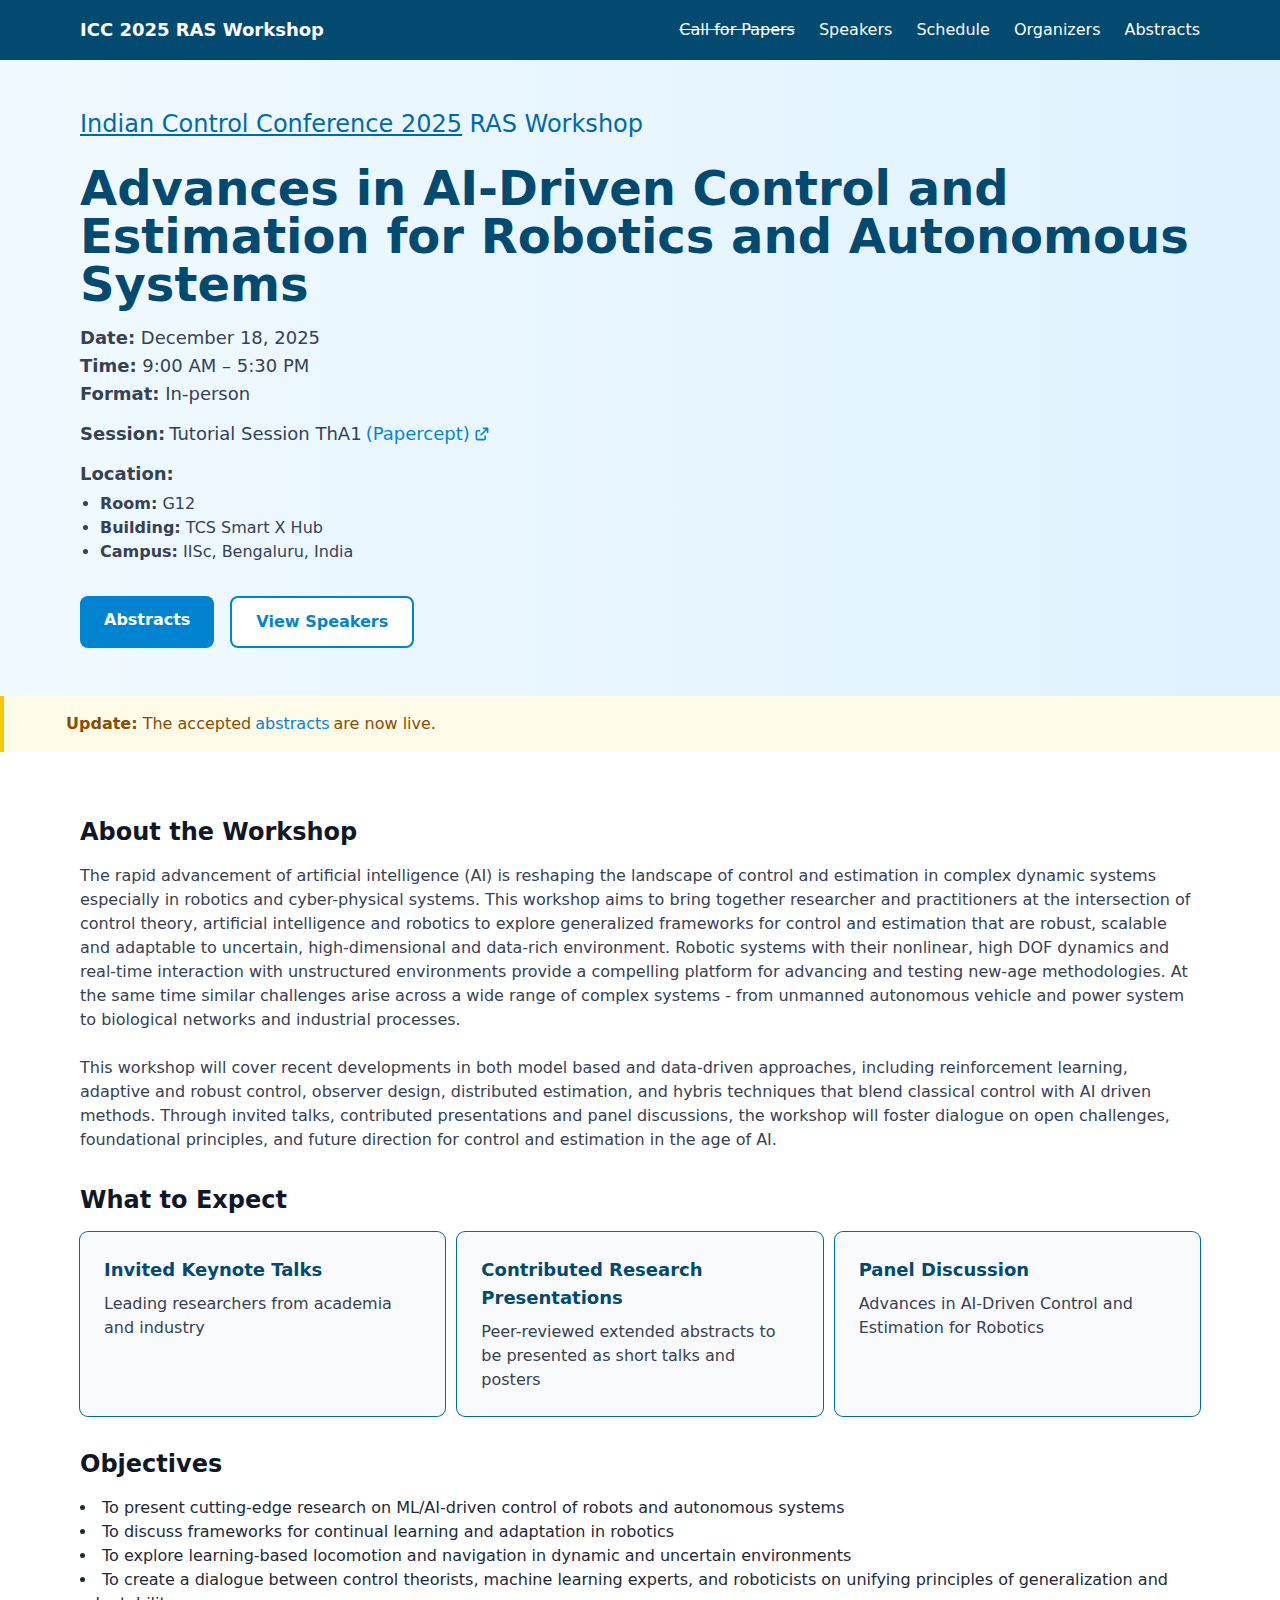
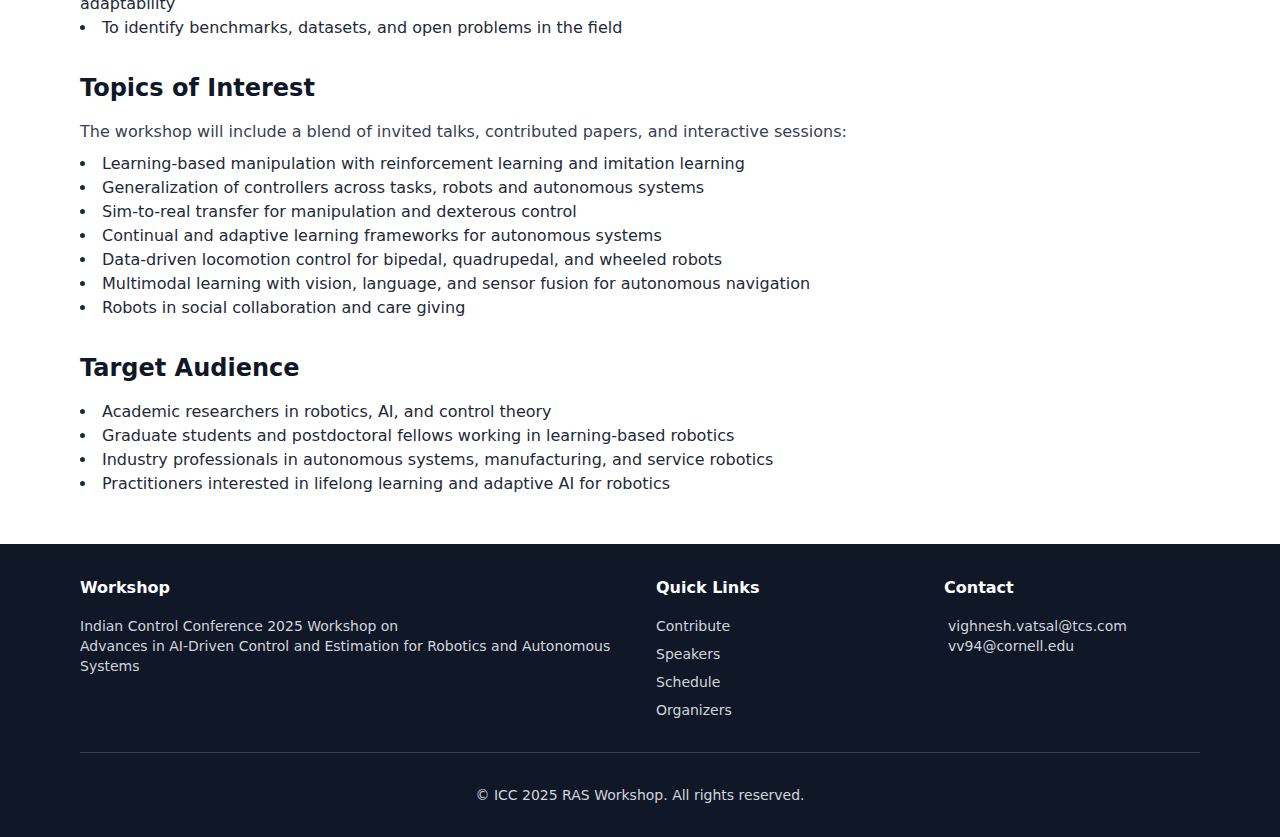
<file: index.html>
<!DOCTYPE html>
<html lang="en">
  <head>
    <meta charset="UTF-8" />
    <meta name="viewport" content="width=device-width, initial-scale=1.0" />
    <title>ICC 2025 RAS Workshop</title>
    <script type="module" crossorigin src="/assets/main-DGwr9tLj.js"></script>
    <link rel="stylesheet" crossorigin href="/assets/main-CrRuekxf.css">
  </head>

  <body class="font-sans text-gray-800">
    <nav class="bg-sky-900 text-white sticky top-0 z-50">
  <div class="max-w-6xl mx-auto px-4 py-4 flex justify-between items-center">
    <div class="font-bold text-lg"><a href="/">ICC 2025 RAS Workshop</a></div>
    <button
      id="mobile-menu-button"
      class="relative w-8 h-5 flex flex-col justify-between items-center group md:hidden hover:opacity-80 active:scale-95 transition">
      <span class="line top w-6 h-[2px] bg-white rounded transition-all duration-300 origin-center"></span>
      <span class="line middle w-6 h-[2px] bg-white rounded transition-all duration-300"></span>
      <span class="line bottom w-6 h-[2px] bg-white rounded transition-all duration-300 origin-center"></span>
    </button>
    <ul id="nav-menu" class="hidden md:flex gap-6">
      <!-- <li><a href="/" class="hover:text-sky-200 transition">Home</a></li> -->
      <li><a href="cfp" class="hover:text-sky-200 transition line-through">Call for Papers</a></li>
      <li><a href="speakers" class="hover:text-sky-200 transition">Speakers</a></li>
      <li><a href="schedule" class="hover:text-sky-200 transition">Schedule</a></li>
      <li><a href="organizers" class="hover:text-sky-200 transition">Organizers</a></li>
      <li><a href="abstracts" class="hover:text-sky-200 transition">Abstracts</a></li>
    </ul>
  </div>
</nav>

<div
  id="mobile-menu"
  class="fixed md:hidden text-white origin-top z-50 right-0 w-full hidden text-center rounded-b-lg px-4 py-2 top-15 bg-sky-800 transition-opacity duration-300">
  <ul class="flex flex-col gap-2">
    <!-- <li><a href="/" class="block py-2 hover:text-sky-200 transition">Home</a></li> -->
    <li><a href="cfp" class="block py-2 hover:text-sky-200 transition line-through">Call for Papers</a></li>
    <li><a href="speakers" class="block py-2 hover:text-sky-200 transition">Speakers</a></li>
    <li><a href="schedule" class="block py-2 hover:text-sky-200 transition">Schedule</a></li>
    <li><a href="organizers" class="block py-2 hover:text-sky-200 transition">Organizers</a></li>
    <li><a href="abstracts" class="block py-2 hover:text-sky-200 transition">Abstracts</a></li>
  </ul>
</div>

<div id="mobile-menu-overlay" class="fixed inset-0 z-40 hidden bg-black/50"></div>


    <section id="intro" class="bg-gradient-to-r from-sky-50 to-sky-100 py-12">
  <div class="max-w-6xl mx-auto px-4">
    <h1 class="text-2xl text-sky-700 mb-6">
      <a
        class="underline"
        target="_blank"
        href="https://controlsociety.org/icc/"
        >Indian Control Conference 2025</a
      >
      RAS Workshop
    </h1>
    <h2 class="text-4xl md:text-5xl font-bold text-sky-900 mb-4">
      Advances in AI-Driven Control and Estimation for Robotics and Autonomous
      Systems
    </h2>
    <p class="text-lg text-gray-700 mb-3">
      <strong>Date:</strong> December 18, 2025<br />
      <strong>Time:</strong> 9:00 AM – 5:30 PM<br />
      <strong>Format:</strong> In-person
    </p>

    <div class="text-lg text-gray-700 mb-3 flex items-center gap-1">
      <strong>Session:</strong>
      <span>Tutorial Session ThA1</span>

      <a
        href="https://controls.papercept.net/conferences/scripts/rtf/ICC25_ProgramAtAGlanceWeb.html"
        target="_blank"
        rel="noopener noreferrer"
        class="flex items-center gap-1 hover:underline text-sky-600"
      >
        (Papercept)
        <svg
          xmlns="http://www.w3.org/2000/svg"
          viewBox="0 0 640 640"
          width="16"
          height="16"
          fill="currentColor"
          class="inline-block"
        >
          <path
            d="M384 64C366.3 64 352 78.3 352 96C352 113.7 366.3 128 384 128L466.7 128L265.3 329.4C252.8 341.9 252.8 362.2 265.3 374.7C277.8 387.2 298.1 387.2 310.6 374.7L512 173.3L512 256C512 273.7 526.3 288 544 288C561.7 288 576 273.7 576 256L576 96C576 78.3 561.7 64 544 64L384 64zM144 160C99.8 160 64 195.8 64 240L64 496C64 540.2 99.8 576 144 576L400 576C444.2 576 480 540.2 480 496L480 416C480 398.3 465.7 384 448 384C430.3 384 416 398.3 416 416L416 496C416 504.8 408.8 512 400 512L144 512C135.2 512 128 504.8 128 496L128 240C128 231.2 135.2 224 144 224L224 224C241.7 224 256 209.7 256 192C256 174.3 241.7 160 224 160L144 160z"
          />
        </svg>
      </a>
    </div>

    <div class="text-gray-700 mb-8">
      <strong class="text-lg">Location:</strong>
      <ul class="pl-5 list-disc mt-1">
        <li><strong>Room:</strong> G12</li>
        <li><strong>Building:</strong> TCS Smart X Hub</li>
        <li><strong>Campus:</strong> IISc, Bengaluru, India</li>
      </ul>
    </div>

    <div class="flex gap-4 flex-wrap">
      <a
        href="abstracts"
        class="bg-sky-600 text-white px-6 py-3 rounded-lg hover:bg-sky-700 transition font-semibold"
      >
        Abstracts
      </a>
      <a
        href="speakers"
        class="bg-white text-sky-600 px-6 py-3 rounded-lg border-2 border-sky-600 hover:bg-sky-50 transition font-semibold"
      >
        View Speakers
      </a>
    </div>
  </div>
</section>


    <section class="bg-yellow-50 border-l-4 border-yellow-400 py-4 px-4 mb-4">
      <div class="max-w-6xl mx-auto">
        <p class="text-yellow-800">
          <strong>Update:</strong>
          The accepted<a
            href="abstracts"
            class="text-sky-600 hover:underline p-1"
            >abstracts</a
          >are now live.
        </p>
      </div>
    </section>

    <section class="max-w-6xl mx-auto px-4 py-12">
      <div class="prose prose-lg max-w-none">
        <h3 class="text-2xl font-bold mb-4 text-gray-900"
          >About the Workshop</h3
        >
        <p class="text-gray-700 mb-6">
          The rapid advancement of artificial intelligence (AI) is reshaping the
          landscape of control and estimation in complex dynamic systems
          especially in robotics and cyber-physical systems. This workshop aims
          to bring together researcher and practitioners at the intersection of
          control theory, artificial intelligence and robotics to explore
          generalized frameworks for control and estimation that are robust,
          scalable and adaptable to uncertain, high-dimensional and data-rich
          environment. Robotic systems with their nonlinear, high DOF dynamics
          and real-time interaction with unstructured environments provide a
          compelling platform for advancing and testing new-age methodologies.
          At the same time similar challenges arise across a wide range of
          complex systems - from unmanned autonomous vehicle and power system to
          biological networks and industrial processes.
        </p>
        <p class="text-gray-700 mb-8">
          This workshop will cover recent developments in both model based and
          data-driven approaches, including reinforcement learning, adaptive and
          robust control, observer design, distributed estimation, and hybris
          techniques that blend classical control with AI driven methods.
          Through invited talks, contributed presentations and panel
          discussions, the workshop will foster dialogue on open challenges,
          foundational principles, and future direction for control and
          estimation in the age of AI.
        </p>

        <h3 class="text-2xl font-bold mb-4 text-gray-900">What to Expect</h3>
        <div class="grid mb-8 md:grid-cols-3 gap-3">
          <div class="bg-gray-50 p-6 rounded-lg ring-1 ring-sky-700">
            <h4 class="text-lg font-semibold mb-2 text-sky-900"
              >Invited Keynote Talks</h4
            >
            <p class="text-gray-700"
              >Leading researchers from academia and industry</p
            >
          </div>
          <div class="bg-gray-50 p-6 rounded-lg ring-1 ring-sky-700">
            <h4 class="text-lg font-semibold mb-2 text-sky-900"
              >Contributed Research Presentations</h4
            >
            <p class="text-gray-700"
              >Peer-reviewed extended abstracts to be presented as short talks
              and posters</p
            >
          </div>
          <div class="bg-gray-50 p-6 rounded-lg ring-1 ring-sky-700">
            <h4 class="text-lg font-semibold mb-2 text-sky-900"
              >Panel Discussion</h4
            >
            <p class="text-gray-700"
              >Advances in AI-Driven Control and Estimation for Robotics</p
            >
          </div>
        </div>

        <h3 class="text-2xl font-bold mb-4 text-gray-900">Objectives</h3>
        <div class="mb-8">
          <ul class="list-disc list-inside">
            <li
              >To present cutting-edge research on ML/AI-driven control of
              robots and autonomous systems</li
            >
            <li
              >To discuss frameworks for continual learning and adaptation in
              robotics</li
            >
            <li
              >To explore learning-based locomotion and navigation in dynamic
              and uncertain environments</li
            >
            <li
              >To create a dialogue between control theorists, machine learning
              experts, and roboticists on unifying principles of generalization
              and adaptability</li
            >
            <li
              >To identify benchmarks, datasets, and open problems in the
              field</li
            >
          </ul>
        </div>

        <h3 class="text-2xl font-bold mb-4 text-gray-900"
          >Topics of Interest</h3
        >
        <p class="text-gray-700 mb-2">
          The workshop will include a blend of invited talks, contributed
          papers, and interactive sessions:
        </p>
        <div class="mb-8">
          <ul class="list-disc list-inside">
            <li
              >Learning-based manipulation with reinforcement learning and
              imitation learning</li
            >
            <li
              >Generalization of controllers across tasks, robots and autonomous
              systems</li
            >
            <li>Sim-to-real transfer for manipulation and dexterous control</li>
            <li
              >Continual and adaptive learning frameworks for autonomous
              systems</li
            >
            <li
              >Data-driven locomotion control for bipedal, quadrupedal, and
              wheeled robots</li
            >
            <li
              >Multimodal learning with vision, language, and sensor fusion for
              autonomous navigation</li
            >
            <li>Robots in social collaboration and care giving</li>
          </ul>
        </div>

        <h3 class="text-2xl font-bold mb-4 text-gray-900">Target Audience</h3>
        <div>
          <ul class="list-disc list-inside">
            <li>Academic researchers in robotics, AI, and control theory</li>
            <li
              >Graduate students and postdoctoral fellows working in
              learning-based robotics</li
            >
            <li
              >Industry professionals in autonomous systems, manufacturing, and
              service robotics</li
            >
            <li
              >Practitioners interested in lifelong learning and adaptive AI for
              robotics</li
            >
          </ul>
        </div>
      </div>
    </section>

    <footer class="bg-gray-900 text-gray-300 py-8">
  <div class="max-w-6xl mx-auto px-4">
    <div class="grid md:grid-cols-4 gap-8 mb-8">
      <div class="md:col-span-2">
        <h4 class="font-bold mb-4 text-white">Workshop</h4>
        <p class="text-sm">
          Indian Control Conference 2025 Workshop on
          <br />
          Advances in AI-Driven Control and Estimation for Robotics and
          Autonomous Systems
        </p>
      </div>
      <div>
        <h4 class="font-bold mb-4 text-white">Quick Links</h4>
        <ul class="text-sm space-y-2">
          <li
            ><a href="/cfp" class="hover:text-white transition"
              >Contribute</a
            ></li
          >
          <li
            ><a href="/speakers" class="hover:text-white transition"
              >Speakers</a
            ></li
          >
          <li
            ><a href="/schedule" class="hover:text-white transition"
              >Schedule</a
            ></li
          >
          <li
            ><a href="/organizers" class="hover:text-white transition"
              >Organizers</a
            ></li
          >
        </ul>
      </div>
      <div>
        <h4 class="font-bold mb-4 text-white">Contact</h4>
        <p class="text-sm">
          <span class="email hover:underline cursor-pointer mx-1"
            >vighnesh.vatsal@tcs.com</span
          >
          <br />
          <span class="email hover:underline cursor-pointer mx-1"
            >vv94@cornell.edu</span
          >
        </p>
      </div>
    </div>
    <div class="border-t border-gray-700 pt-8 text-center text-sm">
      <p>&copy; ICC 2025 RAS Workshop. All rights reserved.</p>
    </div>
  </div>
</footer>

  </body>
</html>
</file>
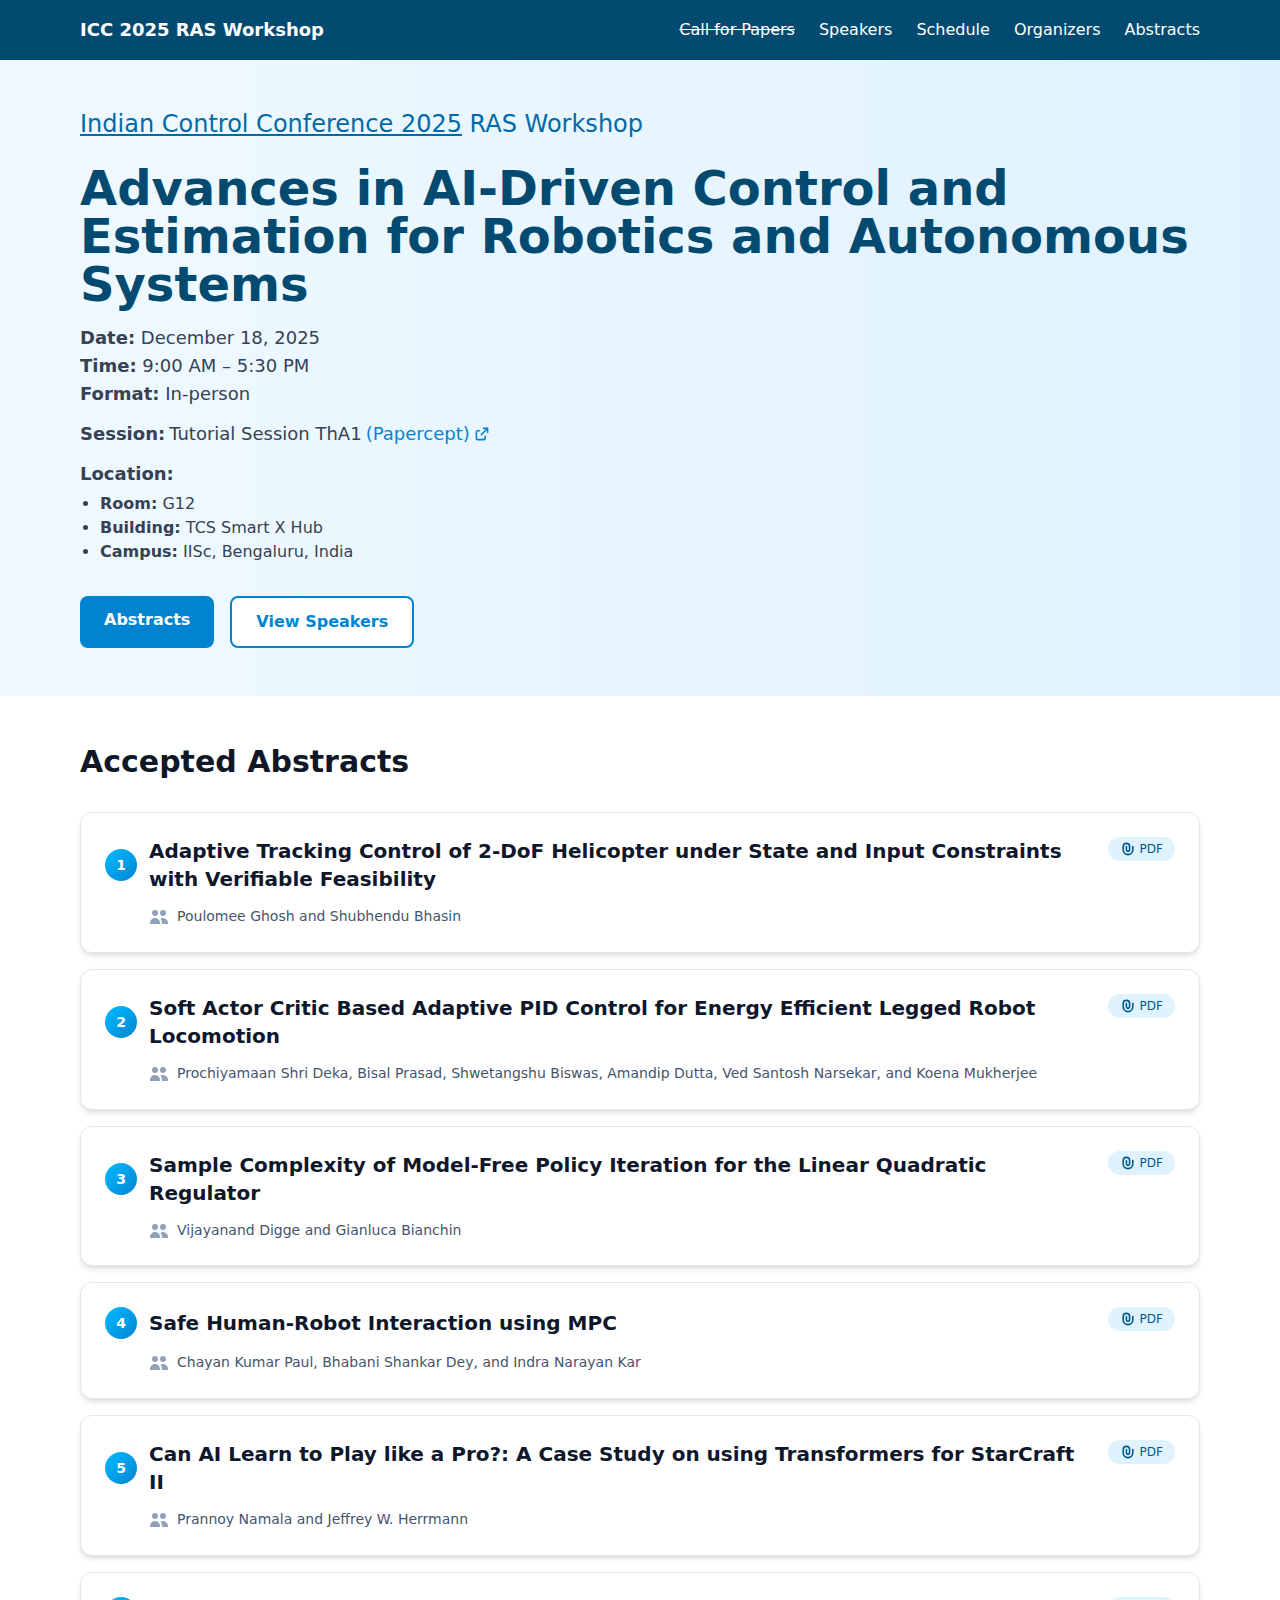
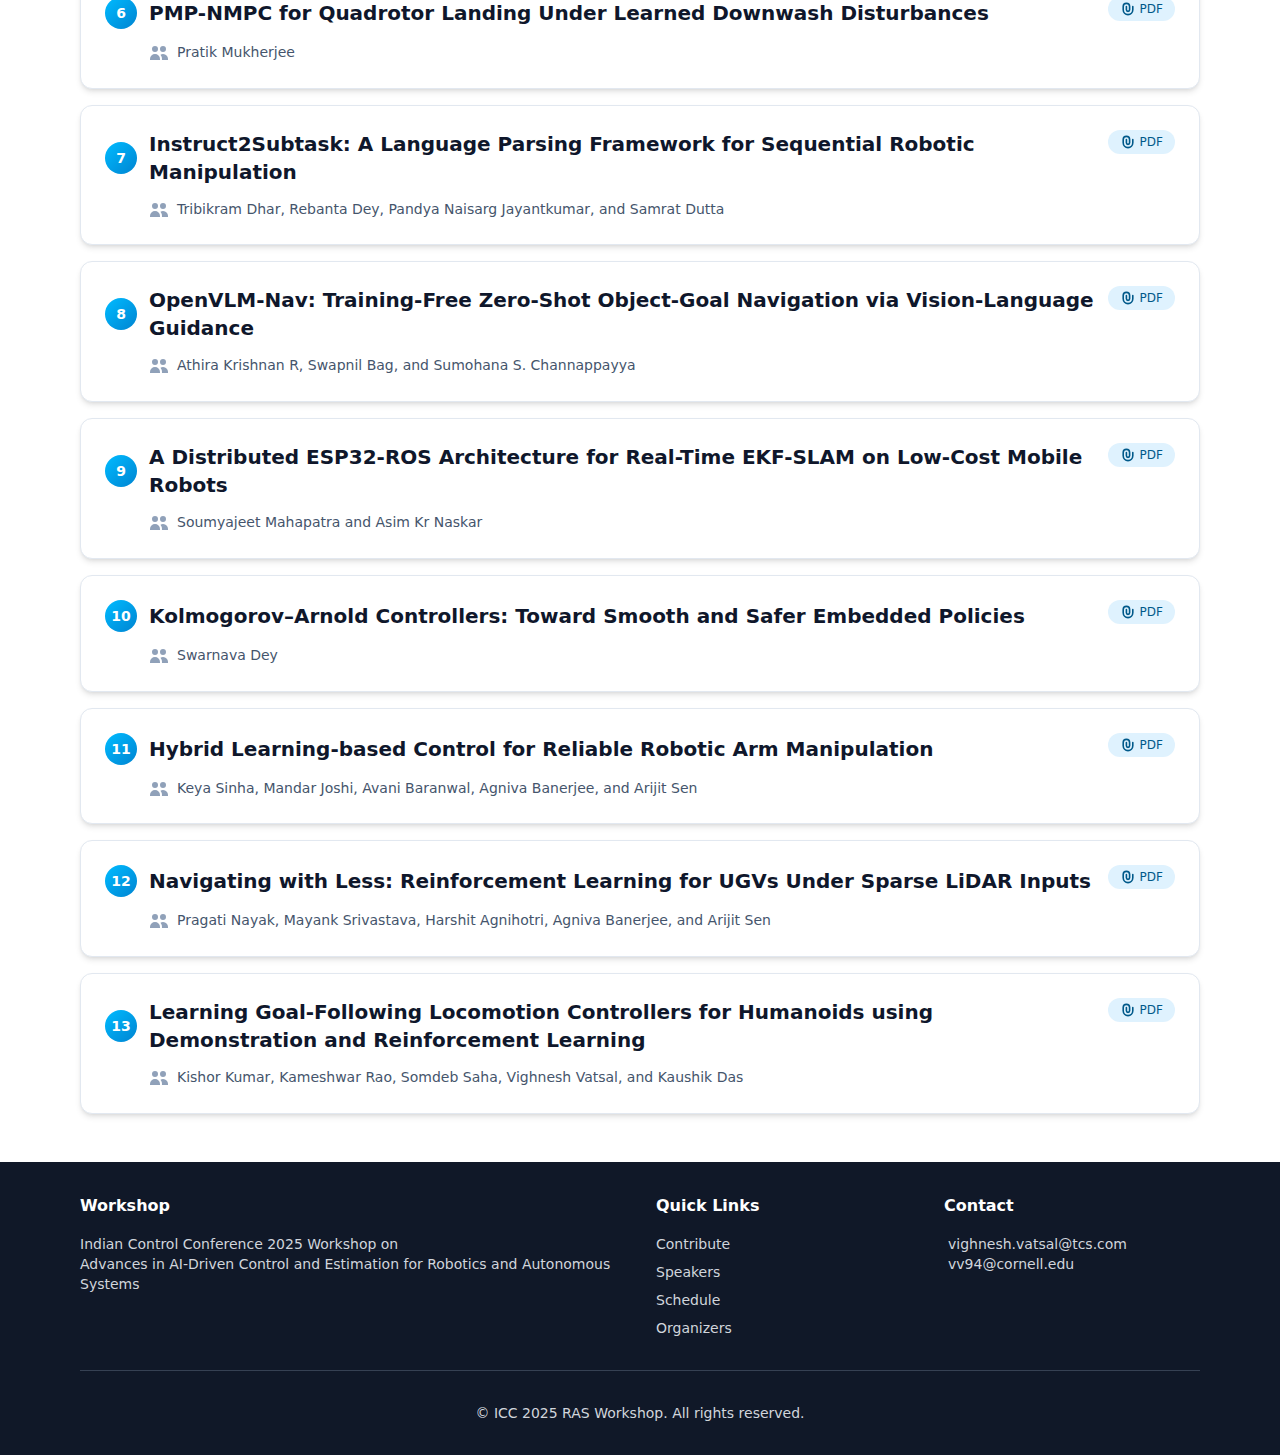
<file: abstracts.html>
<!DOCTYPE html>
<html lang="en">
  <head>
    <meta charset="UTF-8" />
    <meta name="viewport" content="width=device-width, initial-scale=1.0" />
    <title>ICC 2025 RAS Workshop</title>
    <script type="module" crossorigin src="/assets/abstracts-DJt8qAc8.js"></script>
    <link rel="modulepreload" crossorigin href="/assets/main-DGwr9tLj.js">
    <link rel="stylesheet" crossorigin href="/assets/main-CrRuekxf.css">
  </head>

  <body class="font-sans text-gray-800">
    <nav class="bg-sky-900 text-white sticky top-0 z-50">
  <div class="max-w-6xl mx-auto px-4 py-4 flex justify-between items-center">
    <div class="font-bold text-lg"><a href="/">ICC 2025 RAS Workshop</a></div>
    <button
      id="mobile-menu-button"
      class="relative w-8 h-5 flex flex-col justify-between items-center group md:hidden hover:opacity-80 active:scale-95 transition">
      <span class="line top w-6 h-[2px] bg-white rounded transition-all duration-300 origin-center"></span>
      <span class="line middle w-6 h-[2px] bg-white rounded transition-all duration-300"></span>
      <span class="line bottom w-6 h-[2px] bg-white rounded transition-all duration-300 origin-center"></span>
    </button>
    <ul id="nav-menu" class="hidden md:flex gap-6">
      <!-- <li><a href="/" class="hover:text-sky-200 transition">Home</a></li> -->
      <li><a href="cfp" class="hover:text-sky-200 transition line-through">Call for Papers</a></li>
      <li><a href="speakers" class="hover:text-sky-200 transition">Speakers</a></li>
      <li><a href="schedule" class="hover:text-sky-200 transition">Schedule</a></li>
      <li><a href="organizers" class="hover:text-sky-200 transition">Organizers</a></li>
      <li><a href="abstracts" class="hover:text-sky-200 transition">Abstracts</a></li>
    </ul>
  </div>
</nav>

<div
  id="mobile-menu"
  class="fixed md:hidden text-white origin-top z-50 right-0 w-full hidden text-center rounded-b-lg px-4 py-2 top-15 bg-sky-800 transition-opacity duration-300">
  <ul class="flex flex-col gap-2">
    <!-- <li><a href="/" class="block py-2 hover:text-sky-200 transition">Home</a></li> -->
    <li><a href="cfp" class="block py-2 hover:text-sky-200 transition line-through">Call for Papers</a></li>
    <li><a href="speakers" class="block py-2 hover:text-sky-200 transition">Speakers</a></li>
    <li><a href="schedule" class="block py-2 hover:text-sky-200 transition">Schedule</a></li>
    <li><a href="organizers" class="block py-2 hover:text-sky-200 transition">Organizers</a></li>
    <li><a href="abstracts" class="block py-2 hover:text-sky-200 transition">Abstracts</a></li>
  </ul>
</div>

<div id="mobile-menu-overlay" class="fixed inset-0 z-40 hidden bg-black/50"></div>


    <section id="intro" class="bg-gradient-to-r from-sky-50 to-sky-100 py-12">
  <div class="max-w-6xl mx-auto px-4">
    <h1 class="text-2xl text-sky-700 mb-6">
      <a
        class="underline"
        target="_blank"
        href="https://controlsociety.org/icc/"
        >Indian Control Conference 2025</a
      >
      RAS Workshop
    </h1>
    <h2 class="text-4xl md:text-5xl font-bold text-sky-900 mb-4">
      Advances in AI-Driven Control and Estimation for Robotics and Autonomous
      Systems
    </h2>
    <p class="text-lg text-gray-700 mb-3">
      <strong>Date:</strong> December 18, 2025<br />
      <strong>Time:</strong> 9:00 AM – 5:30 PM<br />
      <strong>Format:</strong> In-person
    </p>

    <div class="text-lg text-gray-700 mb-3 flex items-center gap-1">
      <strong>Session:</strong>
      <span>Tutorial Session ThA1</span>

      <a
        href="https://controls.papercept.net/conferences/scripts/rtf/ICC25_ProgramAtAGlanceWeb.html"
        target="_blank"
        rel="noopener noreferrer"
        class="flex items-center gap-1 hover:underline text-sky-600"
      >
        (Papercept)
        <svg
          xmlns="http://www.w3.org/2000/svg"
          viewBox="0 0 640 640"
          width="16"
          height="16"
          fill="currentColor"
          class="inline-block"
        >
          <path
            d="M384 64C366.3 64 352 78.3 352 96C352 113.7 366.3 128 384 128L466.7 128L265.3 329.4C252.8 341.9 252.8 362.2 265.3 374.7C277.8 387.2 298.1 387.2 310.6 374.7L512 173.3L512 256C512 273.7 526.3 288 544 288C561.7 288 576 273.7 576 256L576 96C576 78.3 561.7 64 544 64L384 64zM144 160C99.8 160 64 195.8 64 240L64 496C64 540.2 99.8 576 144 576L400 576C444.2 576 480 540.2 480 496L480 416C480 398.3 465.7 384 448 384C430.3 384 416 398.3 416 416L416 496C416 504.8 408.8 512 400 512L144 512C135.2 512 128 504.8 128 496L128 240C128 231.2 135.2 224 144 224L224 224C241.7 224 256 209.7 256 192C256 174.3 241.7 160 224 160L144 160z"
          />
        </svg>
      </a>
    </div>

    <div class="text-gray-700 mb-8">
      <strong class="text-lg">Location:</strong>
      <ul class="pl-5 list-disc mt-1">
        <li><strong>Room:</strong> G12</li>
        <li><strong>Building:</strong> TCS Smart X Hub</li>
        <li><strong>Campus:</strong> IISc, Bengaluru, India</li>
      </ul>
    </div>

    <div class="flex gap-4 flex-wrap">
      <a
        href="abstracts"
        class="bg-sky-600 text-white px-6 py-3 rounded-lg hover:bg-sky-700 transition font-semibold"
      >
        Abstracts
      </a>
      <a
        href="speakers"
        class="bg-white text-sky-600 px-6 py-3 rounded-lg border-2 border-sky-600 hover:bg-sky-50 transition font-semibold"
      >
        View Speakers
      </a>
    </div>
  </div>
</section>


    <section class="max-w-6xl mx-auto px-4 py-12">
      <div class="prose prose-lg max-w-none">
        <h2 class="text-3xl font-bold mb-8 text-gray-900"
          >Accepted Abstracts</h2
        >
      </div>

      <div class="abstracts-list space-y-4">
        <div
          class="loading-placeholder bg-white rounded-xl shadow-md border border-slate-200 p-6"
        >
          <div class="animate-pulse">
            <div class="h-6 bg-slate-200 rounded w-3/4 mb-3"></div>
            <div class="h-4 bg-slate-200 rounded w-1/2"></div>
          </div>
        </div>
        <div
          class="loading-placeholder bg-white rounded-xl shadow-md border border-slate-200 p-6"
        >
          <div class="animate-pulse">
            <div class="h-6 bg-slate-200 rounded w-2/3 mb-3"></div>
            <div class="h-4 bg-slate-200 rounded w-1/3"></div>
          </div>
        </div>
      </div>
    </section>

    <footer class="bg-gray-900 text-gray-300 py-8">
  <div class="max-w-6xl mx-auto px-4">
    <div class="grid md:grid-cols-4 gap-8 mb-8">
      <div class="md:col-span-2">
        <h4 class="font-bold mb-4 text-white">Workshop</h4>
        <p class="text-sm">
          Indian Control Conference 2025 Workshop on
          <br />
          Advances in AI-Driven Control and Estimation for Robotics and
          Autonomous Systems
        </p>
      </div>
      <div>
        <h4 class="font-bold mb-4 text-white">Quick Links</h4>
        <ul class="text-sm space-y-2">
          <li
            ><a href="/cfp" class="hover:text-white transition"
              >Contribute</a
            ></li
          >
          <li
            ><a href="/speakers" class="hover:text-white transition"
              >Speakers</a
            ></li
          >
          <li
            ><a href="/schedule" class="hover:text-white transition"
              >Schedule</a
            ></li
          >
          <li
            ><a href="/organizers" class="hover:text-white transition"
              >Organizers</a
            ></li
          >
        </ul>
      </div>
      <div>
        <h4 class="font-bold mb-4 text-white">Contact</h4>
        <p class="text-sm">
          <span class="email hover:underline cursor-pointer mx-1"
            >vighnesh.vatsal@tcs.com</span
          >
          <br />
          <span class="email hover:underline cursor-pointer mx-1"
            >vv94@cornell.edu</span
          >
        </p>
      </div>
    </div>
    <div class="border-t border-gray-700 pt-8 text-center text-sm">
      <p>&copy; ICC 2025 RAS Workshop. All rights reserved.</p>
    </div>
  </div>
</footer>

  </body>
</html>
</file>
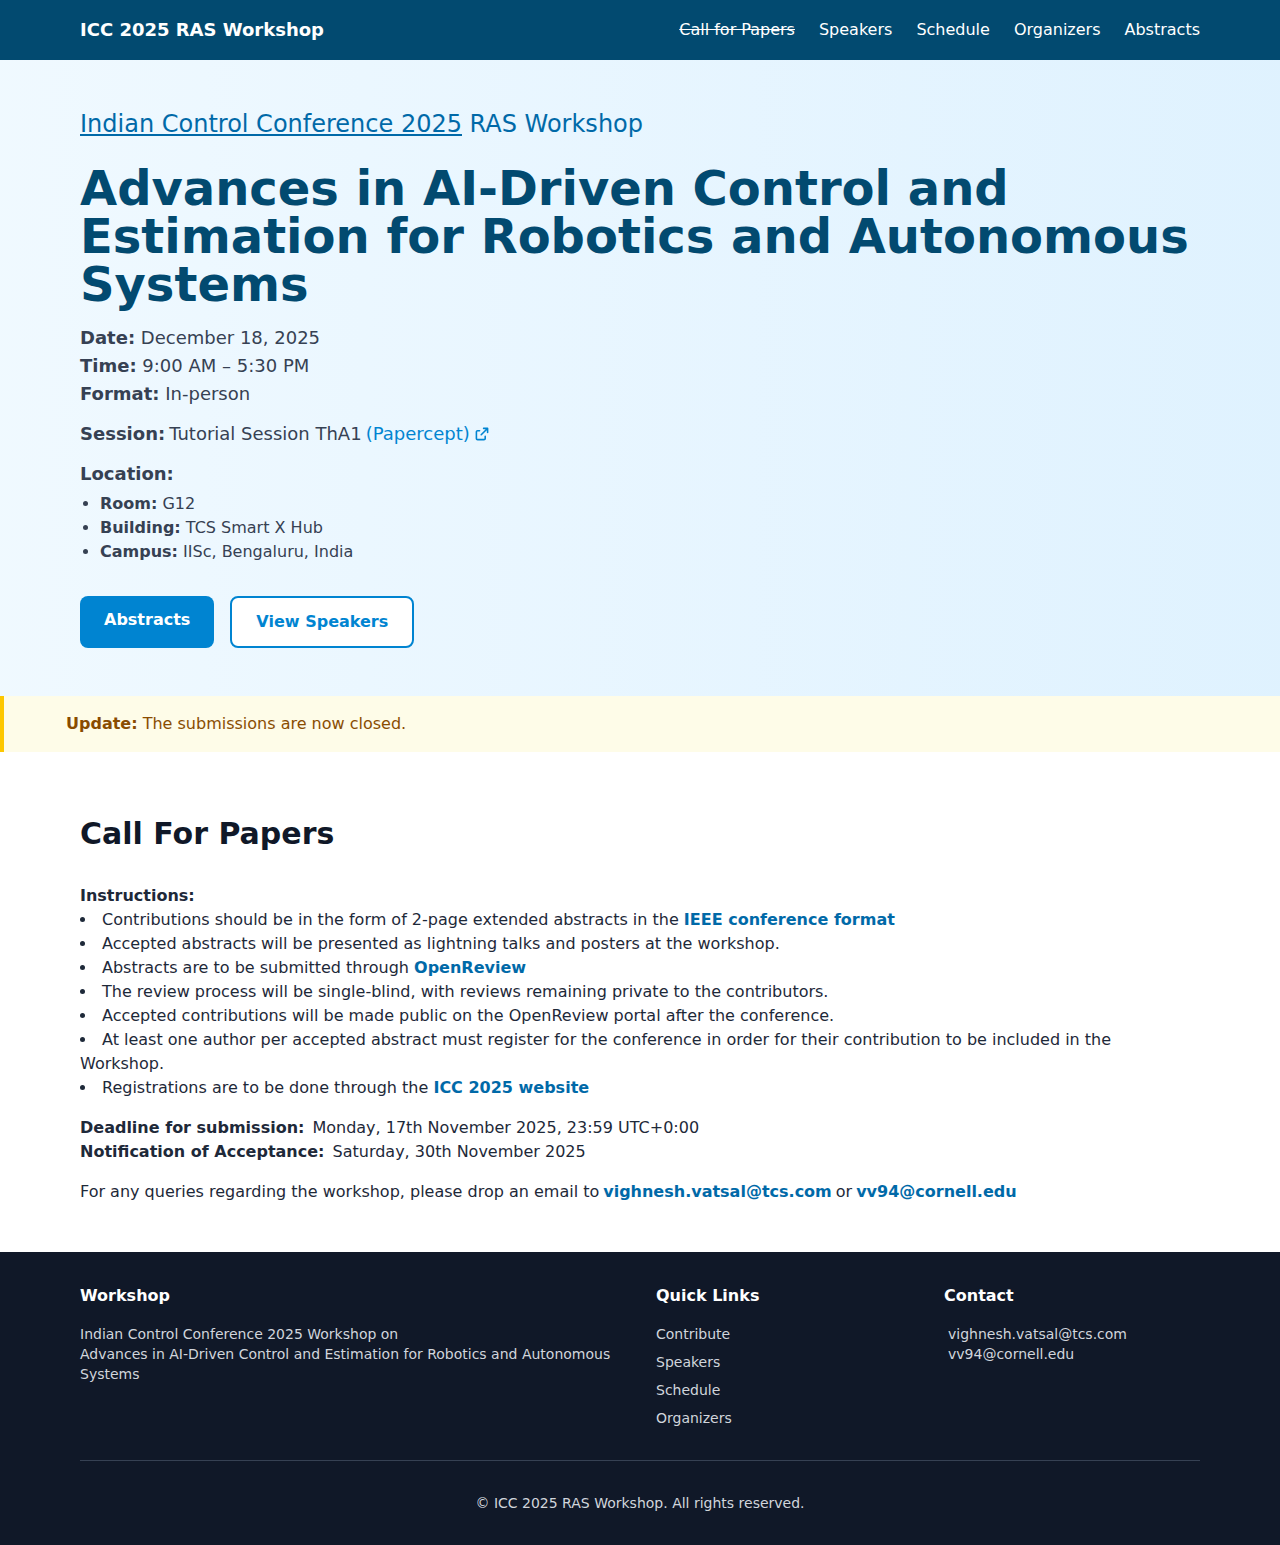
<file: cfp.html>
<!DOCTYPE html>
<html lang="en">
  <head>
    <meta charset="UTF-8" />
    <meta name="viewport" content="width=device-width, initial-scale=1.0" />
    <title>ICC 2025 Workshop</title>
    <script type="module" crossorigin src="/assets/main-DGwr9tLj.js"></script>
    <link rel="stylesheet" crossorigin href="/assets/main-CrRuekxf.css">
  </head>
  <body class="font-sans text-gray-800">
    <nav class="bg-sky-900 text-white sticky top-0 z-50">
  <div class="max-w-6xl mx-auto px-4 py-4 flex justify-between items-center">
    <div class="font-bold text-lg"><a href="/">ICC 2025 RAS Workshop</a></div>
    <button
      id="mobile-menu-button"
      class="relative w-8 h-5 flex flex-col justify-between items-center group md:hidden hover:opacity-80 active:scale-95 transition">
      <span class="line top w-6 h-[2px] bg-white rounded transition-all duration-300 origin-center"></span>
      <span class="line middle w-6 h-[2px] bg-white rounded transition-all duration-300"></span>
      <span class="line bottom w-6 h-[2px] bg-white rounded transition-all duration-300 origin-center"></span>
    </button>
    <ul id="nav-menu" class="hidden md:flex gap-6">
      <!-- <li><a href="/" class="hover:text-sky-200 transition">Home</a></li> -->
      <li><a href="cfp" class="hover:text-sky-200 transition line-through">Call for Papers</a></li>
      <li><a href="speakers" class="hover:text-sky-200 transition">Speakers</a></li>
      <li><a href="schedule" class="hover:text-sky-200 transition">Schedule</a></li>
      <li><a href="organizers" class="hover:text-sky-200 transition">Organizers</a></li>
      <li><a href="abstracts" class="hover:text-sky-200 transition">Abstracts</a></li>
    </ul>
  </div>
</nav>

<div
  id="mobile-menu"
  class="fixed md:hidden text-white origin-top z-50 right-0 w-full hidden text-center rounded-b-lg px-4 py-2 top-15 bg-sky-800 transition-opacity duration-300">
  <ul class="flex flex-col gap-2">
    <!-- <li><a href="/" class="block py-2 hover:text-sky-200 transition">Home</a></li> -->
    <li><a href="cfp" class="block py-2 hover:text-sky-200 transition line-through">Call for Papers</a></li>
    <li><a href="speakers" class="block py-2 hover:text-sky-200 transition">Speakers</a></li>
    <li><a href="schedule" class="block py-2 hover:text-sky-200 transition">Schedule</a></li>
    <li><a href="organizers" class="block py-2 hover:text-sky-200 transition">Organizers</a></li>
    <li><a href="abstracts" class="block py-2 hover:text-sky-200 transition">Abstracts</a></li>
  </ul>
</div>

<div id="mobile-menu-overlay" class="fixed inset-0 z-40 hidden bg-black/50"></div>


    <section id="intro" class="bg-gradient-to-r from-sky-50 to-sky-100 py-12">
  <div class="max-w-6xl mx-auto px-4">
    <h1 class="text-2xl text-sky-700 mb-6">
      <a
        class="underline"
        target="_blank"
        href="https://controlsociety.org/icc/"
        >Indian Control Conference 2025</a
      >
      RAS Workshop
    </h1>
    <h2 class="text-4xl md:text-5xl font-bold text-sky-900 mb-4">
      Advances in AI-Driven Control and Estimation for Robotics and Autonomous
      Systems
    </h2>
    <p class="text-lg text-gray-700 mb-3">
      <strong>Date:</strong> December 18, 2025<br />
      <strong>Time:</strong> 9:00 AM – 5:30 PM<br />
      <strong>Format:</strong> In-person
    </p>

    <div class="text-lg text-gray-700 mb-3 flex items-center gap-1">
      <strong>Session:</strong>
      <span>Tutorial Session ThA1</span>

      <a
        href="https://controls.papercept.net/conferences/scripts/rtf/ICC25_ProgramAtAGlanceWeb.html"
        target="_blank"
        rel="noopener noreferrer"
        class="flex items-center gap-1 hover:underline text-sky-600"
      >
        (Papercept)
        <svg
          xmlns="http://www.w3.org/2000/svg"
          viewBox="0 0 640 640"
          width="16"
          height="16"
          fill="currentColor"
          class="inline-block"
        >
          <path
            d="M384 64C366.3 64 352 78.3 352 96C352 113.7 366.3 128 384 128L466.7 128L265.3 329.4C252.8 341.9 252.8 362.2 265.3 374.7C277.8 387.2 298.1 387.2 310.6 374.7L512 173.3L512 256C512 273.7 526.3 288 544 288C561.7 288 576 273.7 576 256L576 96C576 78.3 561.7 64 544 64L384 64zM144 160C99.8 160 64 195.8 64 240L64 496C64 540.2 99.8 576 144 576L400 576C444.2 576 480 540.2 480 496L480 416C480 398.3 465.7 384 448 384C430.3 384 416 398.3 416 416L416 496C416 504.8 408.8 512 400 512L144 512C135.2 512 128 504.8 128 496L128 240C128 231.2 135.2 224 144 224L224 224C241.7 224 256 209.7 256 192C256 174.3 241.7 160 224 160L144 160z"
          />
        </svg>
      </a>
    </div>

    <div class="text-gray-700 mb-8">
      <strong class="text-lg">Location:</strong>
      <ul class="pl-5 list-disc mt-1">
        <li><strong>Room:</strong> G12</li>
        <li><strong>Building:</strong> TCS Smart X Hub</li>
        <li><strong>Campus:</strong> IISc, Bengaluru, India</li>
      </ul>
    </div>

    <div class="flex gap-4 flex-wrap">
      <a
        href="abstracts"
        class="bg-sky-600 text-white px-6 py-3 rounded-lg hover:bg-sky-700 transition font-semibold"
      >
        Abstracts
      </a>
      <a
        href="speakers"
        class="bg-white text-sky-600 px-6 py-3 rounded-lg border-2 border-sky-600 hover:bg-sky-50 transition font-semibold"
      >
        View Speakers
      </a>
    </div>
  </div>
</section>


    <section class="bg-yellow-50 border-l-4 border-yellow-400 py-4 px-4 mb-4">
      <div class="max-w-6xl mx-auto">
        <p class="text-yellow-800">
          <strong>Update:</strong>
          The submissions are now closed.
        </p>
      </div>
    </section>

    <section class="max-w-6xl mx-auto px-4 py-12">
      <div class="prose prose-lg max-w-none">
        <h3 class="text-3xl font-bold mb-8 text-gray-900">Call For Papers</h3>
        <div class="">
          <div class="mb-4">
            <strong class="md:pr-2">Instructions:</strong>
            <ul class="list-disc list-inside">
              <li
                >Contributions should be in the form of 2-page extended
                abstracts in the
                <a
                  class="hover:underline text-sky-700 font-semibold"
                  href="https://www.ieee.org/conferences/publishing/templates"
                  target="_blank"
                >
                  IEEE conference format
                </a></li
              >
              <li
                >Accepted abstracts will be presented as lightning talks and
                posters at the workshop.</li
              >
              <li
                >Abstracts are to be submitted through
                <a
                  class="hover:underline text-sky-700 font-semibold"
                  target="_blank"
                  href="https://openreview.net/group?id=controlsociety.org/ICC/2025/Workshop/RAS#tab-recent-activity"
                >
                  OpenReview
                </a></li
              >
              <li
                >The review process will be single-blind, with reviews remaining
                private to the contributors.</li
              >
              <li
                >Accepted contributions will be made public on the OpenReview
                portal after the conference.</li
              >
              <li
                >At least one author per accepted abstract must register for the
                conference in order for their contribution to be included in the
                Workshop.</li
              >
              <li
                >Registrations are to be done through the
                <a
                  class="hover:underline text-sky-700 font-semibold"
                  target="_blank"
                  href="https://controlsociety.org/icc/registration/"
                >
                  ICC 2025 website
                </a></li
              >
            </ul>
          </div>
          <div class="md:flex">
            <strong class="md:pr-2">Deadline for submission:</strong>
            <p>Monday, 17th November 2025, 23:59 UTC+0:00</p>
          </div>
          <div class="md:flex">
            <strong class="md:pr-2">Notification of Acceptance:</strong>
            <p>Saturday, 30th November 2025</p>
          </div>
          <div class="md:flex mt-4">
            For any queries regarding the workshop, please drop an email to
            <div class="relative inline-block group">
              <button
                class="email text-sky-700 font-semibold hover:underline cursor-pointer mx-1"
              >
                vighnesh.vatsal@tcs.com
              </button>
              <span
                class="absolute left-12 -top-6 text-xs text-white pointer-events-none px-3 py-1.5 rounded-2xl bg-gray-700 opacity-0 group-hover:opacity-100 transition-opacity"
              >
                Click to copy
              </span></div
            >
            or
            <div class="relative inline-block group">
              <button
                class="email text-sky-700 font-semibold hover:underline cursor-pointer mx-1"
              >
                vv94@cornell.edu
              </button>
              <span
                class="absolute left-6 -top-6 text-xs text-white pointer-events-none px-3 py-1.5 rounded-2xl bg-gray-700 opacity-0 group-hover:opacity-100 transition-opacity"
              >
                Click to copy
              </span></div
            >
          </div>
        </div>
      </div>
      <div
        id="copy-popup"
        class="fixed bottom-8 left-1/2 transform -translate-x-1/2 bg-sky-700 text-white text-sm px-4 py-2 rounded-lg opacity-0 transition-all duration-300 pointer-events-none shadow-lg"
      >
        Email copied to clipboard!
      </div>
    </section>

    <footer class="bg-gray-900 text-gray-300 py-8">
  <div class="max-w-6xl mx-auto px-4">
    <div class="grid md:grid-cols-4 gap-8 mb-8">
      <div class="md:col-span-2">
        <h4 class="font-bold mb-4 text-white">Workshop</h4>
        <p class="text-sm">
          Indian Control Conference 2025 Workshop on
          <br />
          Advances in AI-Driven Control and Estimation for Robotics and
          Autonomous Systems
        </p>
      </div>
      <div>
        <h4 class="font-bold mb-4 text-white">Quick Links</h4>
        <ul class="text-sm space-y-2">
          <li
            ><a href="/cfp" class="hover:text-white transition"
              >Contribute</a
            ></li
          >
          <li
            ><a href="/speakers" class="hover:text-white transition"
              >Speakers</a
            ></li
          >
          <li
            ><a href="/schedule" class="hover:text-white transition"
              >Schedule</a
            ></li
          >
          <li
            ><a href="/organizers" class="hover:text-white transition"
              >Organizers</a
            ></li
          >
        </ul>
      </div>
      <div>
        <h4 class="font-bold mb-4 text-white">Contact</h4>
        <p class="text-sm">
          <span class="email hover:underline cursor-pointer mx-1"
            >vighnesh.vatsal@tcs.com</span
          >
          <br />
          <span class="email hover:underline cursor-pointer mx-1"
            >vv94@cornell.edu</span
          >
        </p>
      </div>
    </div>
    <div class="border-t border-gray-700 pt-8 text-center text-sm">
      <p>&copy; ICC 2025 RAS Workshop. All rights reserved.</p>
    </div>
  </div>
</footer>

  </body>
</html>
</file>
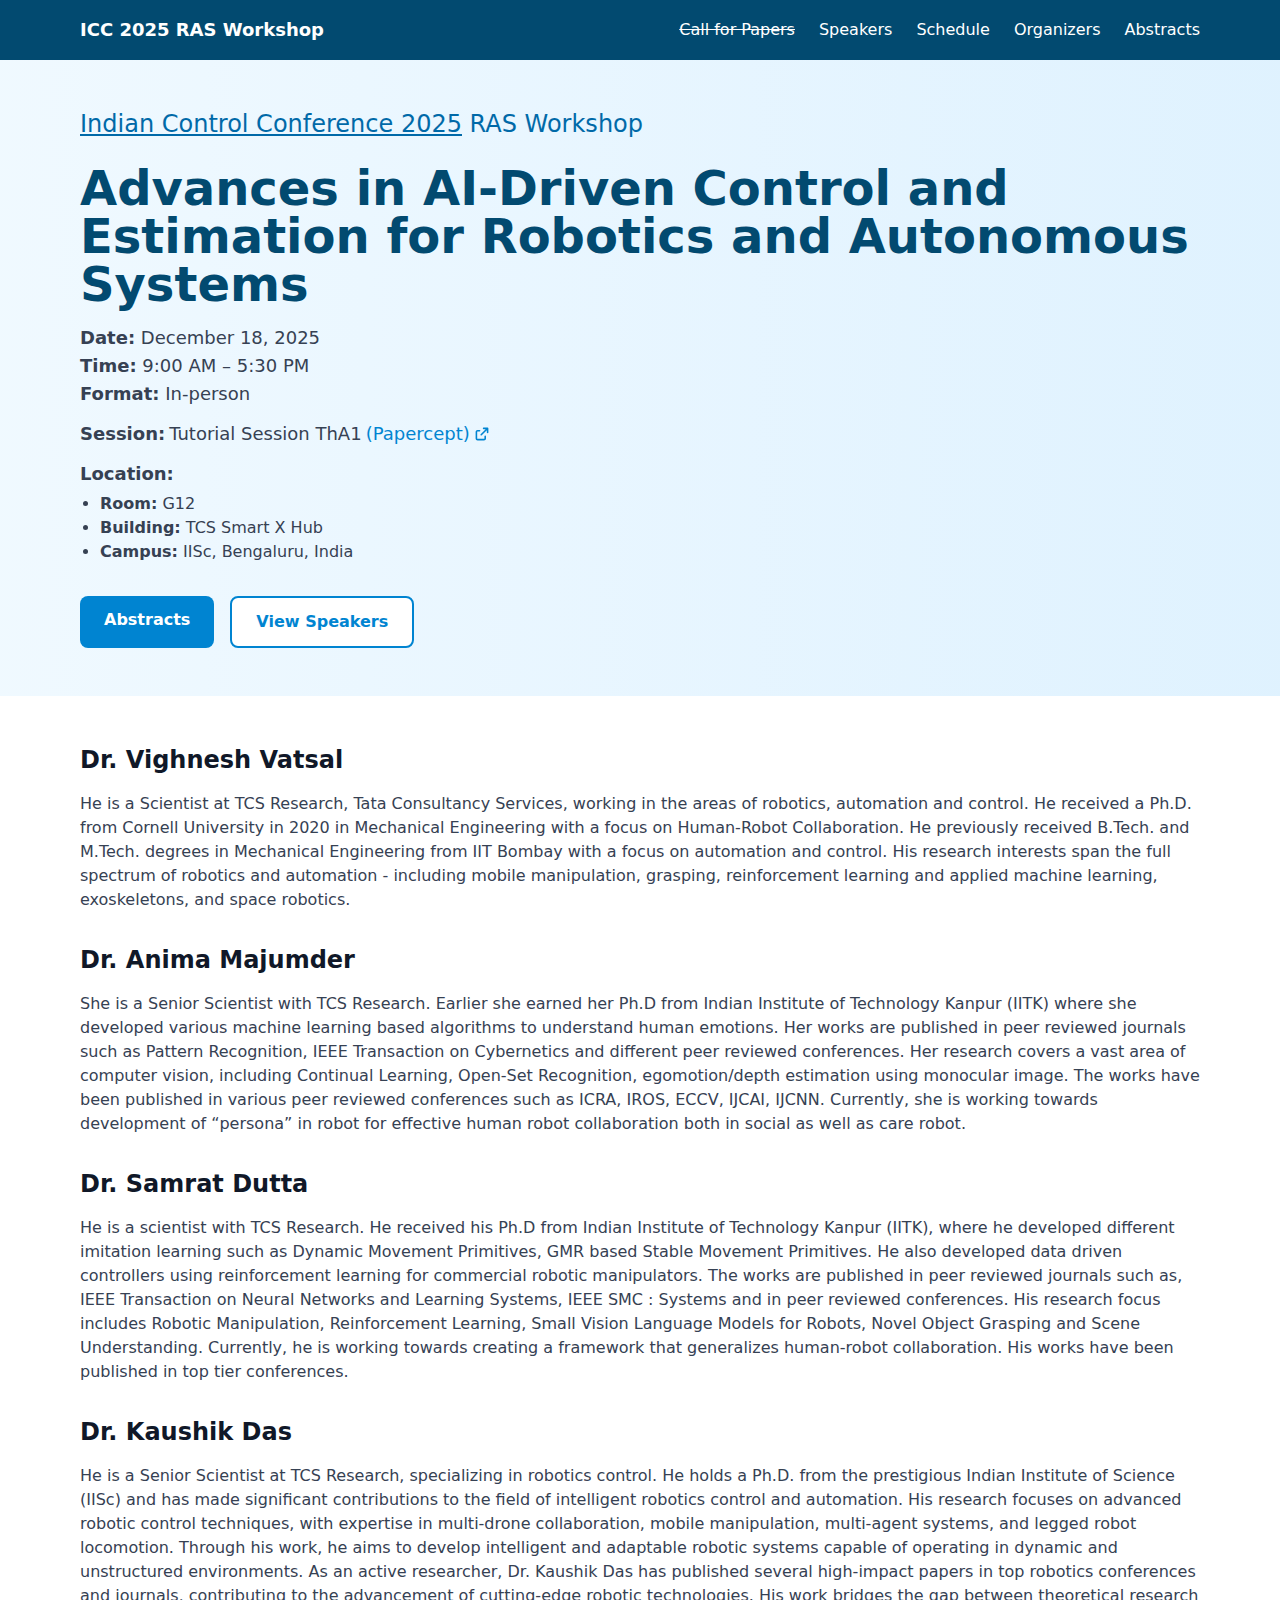
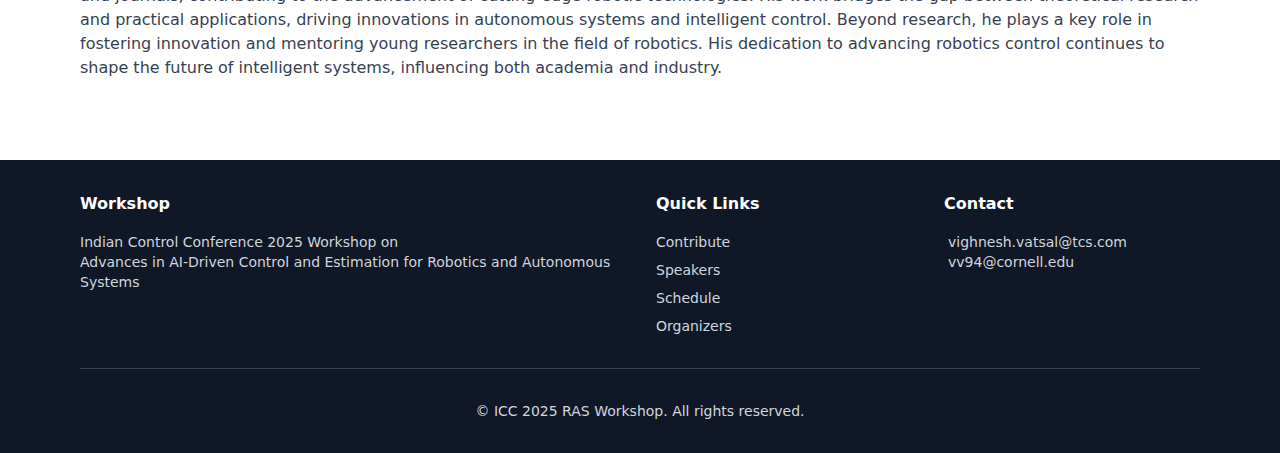
<file: organizers.html>
<!DOCTYPE html>
<html lang="en">
  <head>
    <meta charset="UTF-8" />
    <meta name="viewport" content="width=device-width, initial-scale=1.0" />
    <title>ICC 2025 Workshop</title>
    <script type="module" crossorigin src="/assets/main-DGwr9tLj.js"></script>
    <link rel="stylesheet" crossorigin href="/assets/main-CrRuekxf.css">
  </head>

  <body class="font-sans text-gray-800">
    <nav class="bg-sky-900 text-white sticky top-0 z-50">
  <div class="max-w-6xl mx-auto px-4 py-4 flex justify-between items-center">
    <div class="font-bold text-lg"><a href="/">ICC 2025 RAS Workshop</a></div>
    <button
      id="mobile-menu-button"
      class="relative w-8 h-5 flex flex-col justify-between items-center group md:hidden hover:opacity-80 active:scale-95 transition">
      <span class="line top w-6 h-[2px] bg-white rounded transition-all duration-300 origin-center"></span>
      <span class="line middle w-6 h-[2px] bg-white rounded transition-all duration-300"></span>
      <span class="line bottom w-6 h-[2px] bg-white rounded transition-all duration-300 origin-center"></span>
    </button>
    <ul id="nav-menu" class="hidden md:flex gap-6">
      <!-- <li><a href="/" class="hover:text-sky-200 transition">Home</a></li> -->
      <li><a href="cfp" class="hover:text-sky-200 transition line-through">Call for Papers</a></li>
      <li><a href="speakers" class="hover:text-sky-200 transition">Speakers</a></li>
      <li><a href="schedule" class="hover:text-sky-200 transition">Schedule</a></li>
      <li><a href="organizers" class="hover:text-sky-200 transition">Organizers</a></li>
      <li><a href="abstracts" class="hover:text-sky-200 transition">Abstracts</a></li>
    </ul>
  </div>
</nav>

<div
  id="mobile-menu"
  class="fixed md:hidden text-white origin-top z-50 right-0 w-full hidden text-center rounded-b-lg px-4 py-2 top-15 bg-sky-800 transition-opacity duration-300">
  <ul class="flex flex-col gap-2">
    <!-- <li><a href="/" class="block py-2 hover:text-sky-200 transition">Home</a></li> -->
    <li><a href="cfp" class="block py-2 hover:text-sky-200 transition line-through">Call for Papers</a></li>
    <li><a href="speakers" class="block py-2 hover:text-sky-200 transition">Speakers</a></li>
    <li><a href="schedule" class="block py-2 hover:text-sky-200 transition">Schedule</a></li>
    <li><a href="organizers" class="block py-2 hover:text-sky-200 transition">Organizers</a></li>
    <li><a href="abstracts" class="block py-2 hover:text-sky-200 transition">Abstracts</a></li>
  </ul>
</div>

<div id="mobile-menu-overlay" class="fixed inset-0 z-40 hidden bg-black/50"></div>


    <section id="intro" class="bg-gradient-to-r from-sky-50 to-sky-100 py-12">
  <div class="max-w-6xl mx-auto px-4">
    <h1 class="text-2xl text-sky-700 mb-6">
      <a
        class="underline"
        target="_blank"
        href="https://controlsociety.org/icc/"
        >Indian Control Conference 2025</a
      >
      RAS Workshop
    </h1>
    <h2 class="text-4xl md:text-5xl font-bold text-sky-900 mb-4">
      Advances in AI-Driven Control and Estimation for Robotics and Autonomous
      Systems
    </h2>
    <p class="text-lg text-gray-700 mb-3">
      <strong>Date:</strong> December 18, 2025<br />
      <strong>Time:</strong> 9:00 AM – 5:30 PM<br />
      <strong>Format:</strong> In-person
    </p>

    <div class="text-lg text-gray-700 mb-3 flex items-center gap-1">
      <strong>Session:</strong>
      <span>Tutorial Session ThA1</span>

      <a
        href="https://controls.papercept.net/conferences/scripts/rtf/ICC25_ProgramAtAGlanceWeb.html"
        target="_blank"
        rel="noopener noreferrer"
        class="flex items-center gap-1 hover:underline text-sky-600"
      >
        (Papercept)
        <svg
          xmlns="http://www.w3.org/2000/svg"
          viewBox="0 0 640 640"
          width="16"
          height="16"
          fill="currentColor"
          class="inline-block"
        >
          <path
            d="M384 64C366.3 64 352 78.3 352 96C352 113.7 366.3 128 384 128L466.7 128L265.3 329.4C252.8 341.9 252.8 362.2 265.3 374.7C277.8 387.2 298.1 387.2 310.6 374.7L512 173.3L512 256C512 273.7 526.3 288 544 288C561.7 288 576 273.7 576 256L576 96C576 78.3 561.7 64 544 64L384 64zM144 160C99.8 160 64 195.8 64 240L64 496C64 540.2 99.8 576 144 576L400 576C444.2 576 480 540.2 480 496L480 416C480 398.3 465.7 384 448 384C430.3 384 416 398.3 416 416L416 496C416 504.8 408.8 512 400 512L144 512C135.2 512 128 504.8 128 496L128 240C128 231.2 135.2 224 144 224L224 224C241.7 224 256 209.7 256 192C256 174.3 241.7 160 224 160L144 160z"
          />
        </svg>
      </a>
    </div>

    <div class="text-gray-700 mb-8">
      <strong class="text-lg">Location:</strong>
      <ul class="pl-5 list-disc mt-1">
        <li><strong>Room:</strong> G12</li>
        <li><strong>Building:</strong> TCS Smart X Hub</li>
        <li><strong>Campus:</strong> IISc, Bengaluru, India</li>
      </ul>
    </div>

    <div class="flex gap-4 flex-wrap">
      <a
        href="abstracts"
        class="bg-sky-600 text-white px-6 py-3 rounded-lg hover:bg-sky-700 transition font-semibold"
      >
        Abstracts
      </a>
      <a
        href="speakers"
        class="bg-white text-sky-600 px-6 py-3 rounded-lg border-2 border-sky-600 hover:bg-sky-50 transition font-semibold"
      >
        View Speakers
      </a>
    </div>
  </div>
</section>


    <section class="max-w-6xl mx-auto px-4 py-12">
      <div class="prose prose-lg max-w-none">
        <h3 class="text-2xl font-bold mb-4 text-gray-900"
          >Dr. Vighnesh Vatsal</h3
        >
        <p class="text-gray-700 mb-8">
          He is a Scientist at TCS Research, Tata Consultancy Services, working
          in the areas of robotics, automation and control. He received a Ph.D.
          from Cornell University in 2020 in Mechanical Engineering with a focus
          on Human-Robot Collaboration. He previously received B.Tech. and
          M.Tech. degrees in Mechanical Engineering from IIT Bombay with a focus
          on automation and control. His research interests span the full
          spectrum of robotics and automation - including mobile manipulation,
          grasping, reinforcement learning and applied machine learning,
          exoskeletons, and space robotics.
        </p>

        <h3 class="text-2xl font-bold mb-4 text-gray-900"
          >Dr. Anima Majumder</h3
        >
        <p class="text-gray-700 mb-8">
          She is a Senior Scientist with TCS Research. Earlier she earned her
          Ph.D from Indian Institute of Technology Kanpur (IITK) where she
          developed various machine learning based algorithms to understand
          human emotions. Her works are published in peer reviewed journals such
          as Pattern Recognition, IEEE Transaction on Cybernetics and different
          peer reviewed conferences. Her research covers a vast area of computer
          vision, including Continual Learning, Open-Set Recognition,
          egomotion/depth estimation using monocular image. The works have been
          published in various peer reviewed conferences such as ICRA, IROS,
          ECCV, IJCAI, IJCNN. Currently, she is working towards development of
          “persona” in robot for effective human robot collaboration both in
          social as well as care robot.
        </p>

        <h3 class="text-2xl font-bold mb-4 text-gray-900">Dr. Samrat Dutta</h3>
        <p class="text-gray-700 mb-8">
          He is a scientist with TCS Research. He received his Ph.D from Indian
          Institute of Technology Kanpur (IITK), where he developed different
          imitation learning such as Dynamic Movement Primitives, GMR based
          Stable Movement Primitives. He also developed data driven controllers
          using reinforcement learning for commercial robotic manipulators. The
          works are published in peer reviewed journals such as, IEEE
          Transaction on Neural Networks and Learning Systems, IEEE SMC :
          Systems and in peer reviewed conferences. His research focus includes
          Robotic Manipulation, Reinforcement Learning, Small Vision Language
          Models for Robots, Novel Object Grasping and Scene Understanding.
          Currently, he is working towards creating a framework that generalizes
          human-robot collaboration. His works have been published in top tier
          conferences.
        </p>

        <h3 class="text-2xl font-bold mb-4 text-gray-900">Dr. Kaushik Das</h3>
        <p class="text-gray-700 mb-8">
          He is a Senior Scientist at TCS Research, specializing in robotics
          control. He holds a Ph.D. from the prestigious Indian Institute of
          Science (IISc) and has made significant contributions to the field of
          intelligent robotics control and automation. His research focuses on
          advanced robotic control techniques, with expertise in multi-drone
          collaboration, mobile manipulation, multi-agent systems, and legged
          robot locomotion. Through his work, he aims to develop intelligent and
          adaptable robotic systems capable of operating in dynamic and
          unstructured environments. As an active researcher, Dr. Kaushik Das
          has published several high-impact papers in top robotics conferences
          and journals, contributing to the advancement of cutting-edge robotic
          technologies. His work bridges the gap between theoretical research
          and practical applications, driving innovations in autonomous systems
          and intelligent control. Beyond research, he plays a key role in
          fostering innovation and mentoring young researchers in the field of
          robotics. His dedication to advancing robotics control continues to
          shape the future of intelligent systems, influencing both academia and
          industry.
        </p>
      </div>
    </section>

    <footer class="bg-gray-900 text-gray-300 py-8">
  <div class="max-w-6xl mx-auto px-4">
    <div class="grid md:grid-cols-4 gap-8 mb-8">
      <div class="md:col-span-2">
        <h4 class="font-bold mb-4 text-white">Workshop</h4>
        <p class="text-sm">
          Indian Control Conference 2025 Workshop on
          <br />
          Advances in AI-Driven Control and Estimation for Robotics and
          Autonomous Systems
        </p>
      </div>
      <div>
        <h4 class="font-bold mb-4 text-white">Quick Links</h4>
        <ul class="text-sm space-y-2">
          <li
            ><a href="/cfp" class="hover:text-white transition"
              >Contribute</a
            ></li
          >
          <li
            ><a href="/speakers" class="hover:text-white transition"
              >Speakers</a
            ></li
          >
          <li
            ><a href="/schedule" class="hover:text-white transition"
              >Schedule</a
            ></li
          >
          <li
            ><a href="/organizers" class="hover:text-white transition"
              >Organizers</a
            ></li
          >
        </ul>
      </div>
      <div>
        <h4 class="font-bold mb-4 text-white">Contact</h4>
        <p class="text-sm">
          <span class="email hover:underline cursor-pointer mx-1"
            >vighnesh.vatsal@tcs.com</span
          >
          <br />
          <span class="email hover:underline cursor-pointer mx-1"
            >vv94@cornell.edu</span
          >
        </p>
      </div>
    </div>
    <div class="border-t border-gray-700 pt-8 text-center text-sm">
      <p>&copy; ICC 2025 RAS Workshop. All rights reserved.</p>
    </div>
  </div>
</footer>

  </body>
</html>
</file>
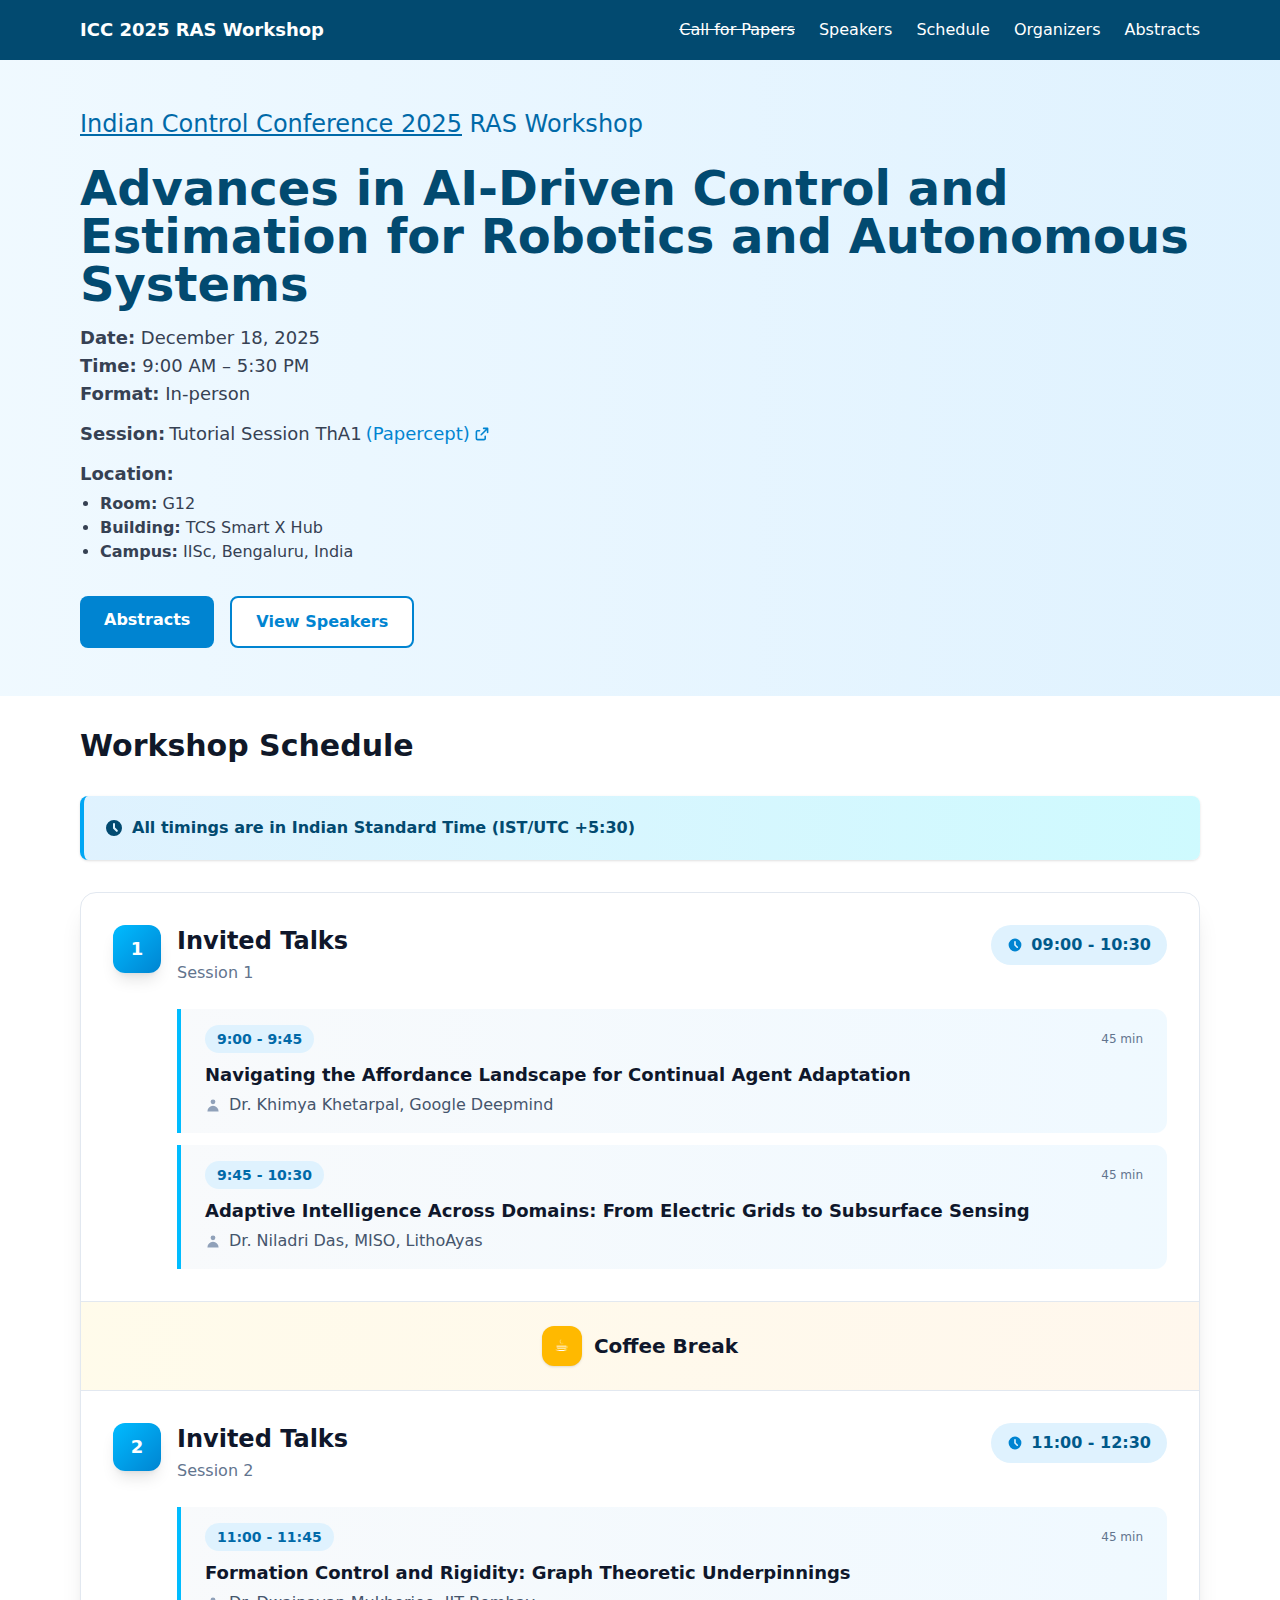
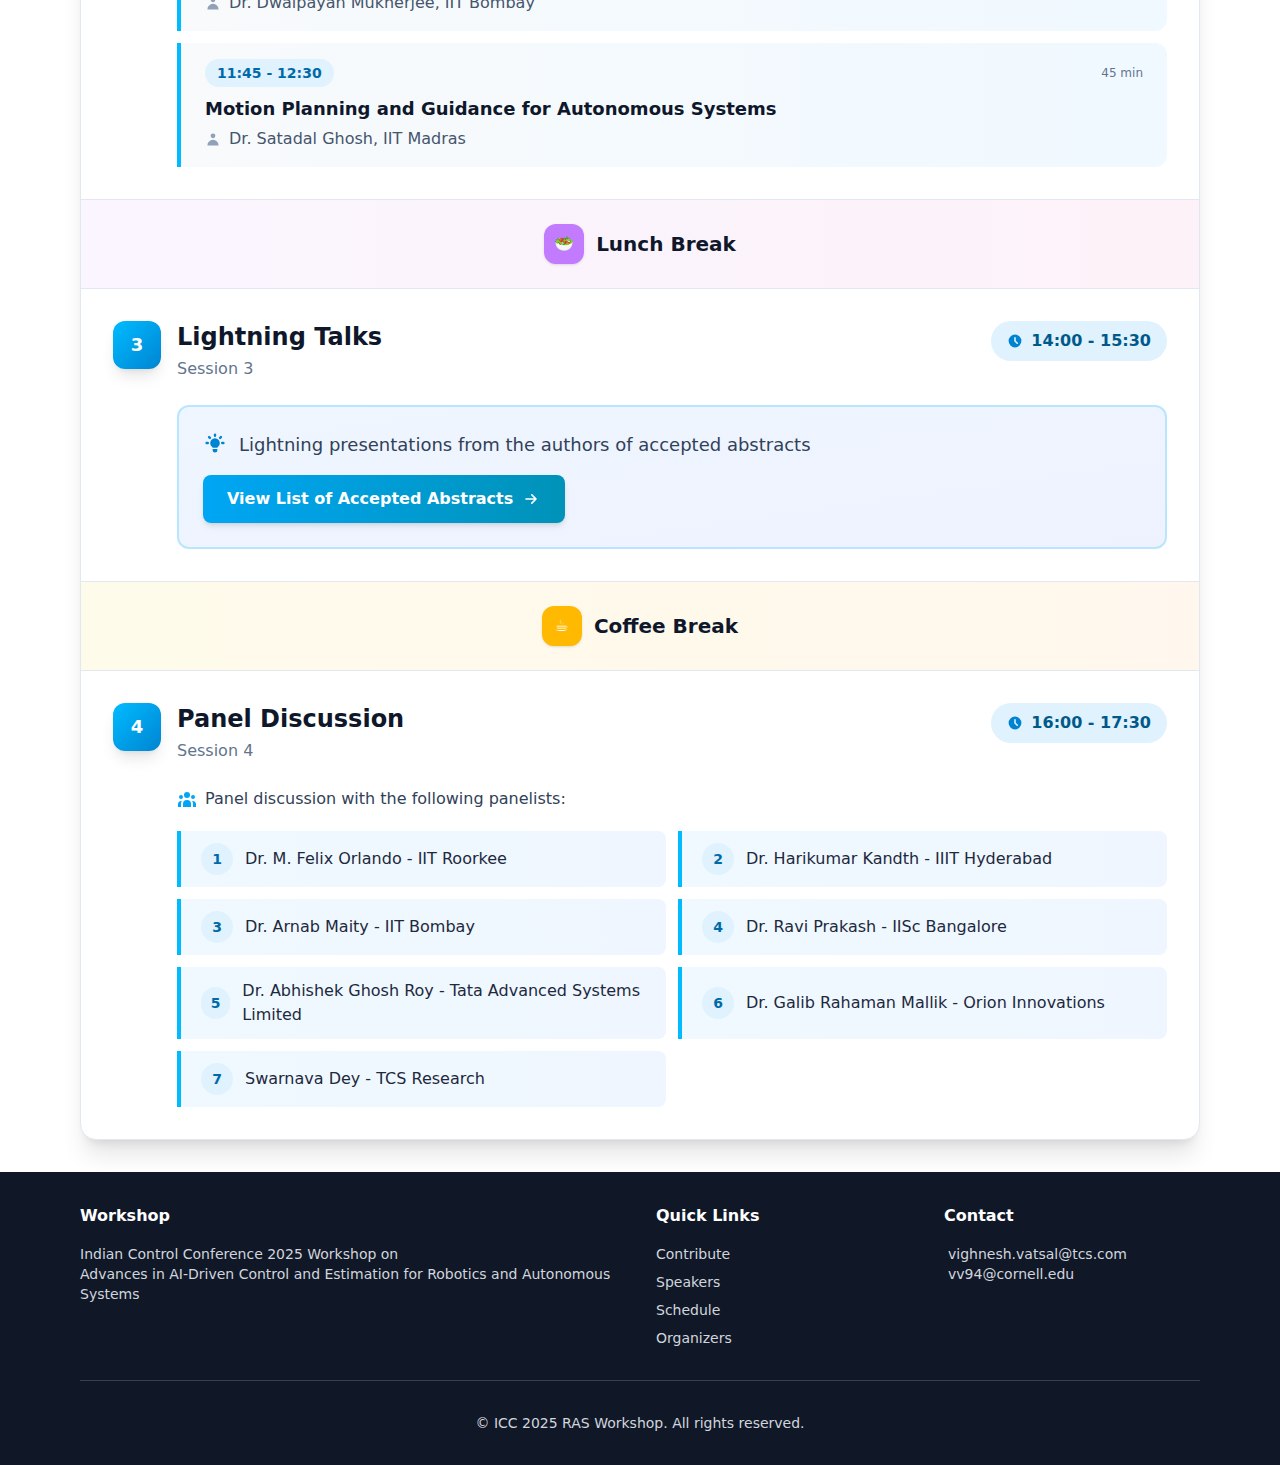
<file: schedule.html>
<!DOCTYPE html>
<html lang="en">
  <head>
    <meta charset="UTF-8" />
    <meta name="viewport" content="width=device-width, initial-scale=1.0" />
    <title>ICC 2025 Workshop</title>
    <script type="module" crossorigin src="/assets/main-DGwr9tLj.js"></script>
    <link rel="stylesheet" crossorigin href="/assets/main-CrRuekxf.css">
  </head>
  <body class="font-sans text-gray-800">
    <nav class="bg-sky-900 text-white sticky top-0 z-50">
  <div class="max-w-6xl mx-auto px-4 py-4 flex justify-between items-center">
    <div class="font-bold text-lg"><a href="/">ICC 2025 RAS Workshop</a></div>
    <button
      id="mobile-menu-button"
      class="relative w-8 h-5 flex flex-col justify-between items-center group md:hidden hover:opacity-80 active:scale-95 transition">
      <span class="line top w-6 h-[2px] bg-white rounded transition-all duration-300 origin-center"></span>
      <span class="line middle w-6 h-[2px] bg-white rounded transition-all duration-300"></span>
      <span class="line bottom w-6 h-[2px] bg-white rounded transition-all duration-300 origin-center"></span>
    </button>
    <ul id="nav-menu" class="hidden md:flex gap-6">
      <!-- <li><a href="/" class="hover:text-sky-200 transition">Home</a></li> -->
      <li><a href="cfp" class="hover:text-sky-200 transition line-through">Call for Papers</a></li>
      <li><a href="speakers" class="hover:text-sky-200 transition">Speakers</a></li>
      <li><a href="schedule" class="hover:text-sky-200 transition">Schedule</a></li>
      <li><a href="organizers" class="hover:text-sky-200 transition">Organizers</a></li>
      <li><a href="abstracts" class="hover:text-sky-200 transition">Abstracts</a></li>
    </ul>
  </div>
</nav>

<div
  id="mobile-menu"
  class="fixed md:hidden text-white origin-top z-50 right-0 w-full hidden text-center rounded-b-lg px-4 py-2 top-15 bg-sky-800 transition-opacity duration-300">
  <ul class="flex flex-col gap-2">
    <!-- <li><a href="/" class="block py-2 hover:text-sky-200 transition">Home</a></li> -->
    <li><a href="cfp" class="block py-2 hover:text-sky-200 transition line-through">Call for Papers</a></li>
    <li><a href="speakers" class="block py-2 hover:text-sky-200 transition">Speakers</a></li>
    <li><a href="schedule" class="block py-2 hover:text-sky-200 transition">Schedule</a></li>
    <li><a href="organizers" class="block py-2 hover:text-sky-200 transition">Organizers</a></li>
    <li><a href="abstracts" class="block py-2 hover:text-sky-200 transition">Abstracts</a></li>
  </ul>
</div>

<div id="mobile-menu-overlay" class="fixed inset-0 z-40 hidden bg-black/50"></div>


    <section id="intro" class="bg-gradient-to-r from-sky-50 to-sky-100 py-12">
  <div class="max-w-6xl mx-auto px-4">
    <h1 class="text-2xl text-sky-700 mb-6">
      <a
        class="underline"
        target="_blank"
        href="https://controlsociety.org/icc/"
        >Indian Control Conference 2025</a
      >
      RAS Workshop
    </h1>
    <h2 class="text-4xl md:text-5xl font-bold text-sky-900 mb-4">
      Advances in AI-Driven Control and Estimation for Robotics and Autonomous
      Systems
    </h2>
    <p class="text-lg text-gray-700 mb-3">
      <strong>Date:</strong> December 18, 2025<br />
      <strong>Time:</strong> 9:00 AM – 5:30 PM<br />
      <strong>Format:</strong> In-person
    </p>

    <div class="text-lg text-gray-700 mb-3 flex items-center gap-1">
      <strong>Session:</strong>
      <span>Tutorial Session ThA1</span>

      <a
        href="https://controls.papercept.net/conferences/scripts/rtf/ICC25_ProgramAtAGlanceWeb.html"
        target="_blank"
        rel="noopener noreferrer"
        class="flex items-center gap-1 hover:underline text-sky-600"
      >
        (Papercept)
        <svg
          xmlns="http://www.w3.org/2000/svg"
          viewBox="0 0 640 640"
          width="16"
          height="16"
          fill="currentColor"
          class="inline-block"
        >
          <path
            d="M384 64C366.3 64 352 78.3 352 96C352 113.7 366.3 128 384 128L466.7 128L265.3 329.4C252.8 341.9 252.8 362.2 265.3 374.7C277.8 387.2 298.1 387.2 310.6 374.7L512 173.3L512 256C512 273.7 526.3 288 544 288C561.7 288 576 273.7 576 256L576 96C576 78.3 561.7 64 544 64L384 64zM144 160C99.8 160 64 195.8 64 240L64 496C64 540.2 99.8 576 144 576L400 576C444.2 576 480 540.2 480 496L480 416C480 398.3 465.7 384 448 384C430.3 384 416 398.3 416 416L416 496C416 504.8 408.8 512 400 512L144 512C135.2 512 128 504.8 128 496L128 240C128 231.2 135.2 224 144 224L224 224C241.7 224 256 209.7 256 192C256 174.3 241.7 160 224 160L144 160z"
          />
        </svg>
      </a>
    </div>

    <div class="text-gray-700 mb-8">
      <strong class="text-lg">Location:</strong>
      <ul class="pl-5 list-disc mt-1">
        <li><strong>Room:</strong> G12</li>
        <li><strong>Building:</strong> TCS Smart X Hub</li>
        <li><strong>Campus:</strong> IISc, Bengaluru, India</li>
      </ul>
    </div>

    <div class="flex gap-4 flex-wrap">
      <a
        href="abstracts"
        class="bg-sky-600 text-white px-6 py-3 rounded-lg hover:bg-sky-700 transition font-semibold"
      >
        Abstracts
      </a>
      <a
        href="speakers"
        class="bg-white text-sky-600 px-6 py-3 rounded-lg border-2 border-sky-600 hover:bg-sky-50 transition font-semibold"
      >
        View Speakers
      </a>
    </div>
  </div>
</section>


    <section id="schedule" class="max-w-6xl mx-auto px-4 py-8">
      <h3 class="text-3xl font-bold mb-8 text-gray-900">Workshop Schedule</h3>
      <div
        class="bg-gradient-to-r from-sky-100 to-cyan-100 border-l-4 border-sky-500 p-5 mb-8 rounded-lg shadow-sm"
      >
        <p class="text-sky-900 flex items-center">
          <svg class="w-5 h-5 mr-2" fill="currentColor" viewBox="0 0 20 20">
            <path
              fill-rule="evenodd"
              d="M10 18a8 8 0 100-16 8 8 0 000 16zm1-12a1 1 0 10-2 0v4a1 1 0 00.293.707l2.828 2.829a1 1 0 101.415-1.415L11 9.586V6z"
              clip-rule="evenodd"
            />
          </svg>
          <span class="font-semibold"
            >All timings are in Indian Standard Time (IST/UTC +5:30)</span
          >
        </p>
      </div>

      <div
        class="bg-white rounded-2xl shadow-xl overflow-hidden border border-slate-200"
      >
        <!-- Session 1 -->
        <div
          class="border-b border-slate-200 hover:bg-slate-50 transition-colors duration-300"
        >
          <div class="p-8">
            <div
              class="flex flex-col sm:flex-row sm:justify-between sm:items-start mb-6"
            >
              <div class="flex items-start space-x-4">
                <div
                  class="flex-shrink-0 w-12 h-12 bg-gradient-to-br from-sky-400 to-sky-600 rounded-xl flex items-center justify-center text-white font-bold text-lg shadow-lg"
                >
                  1
                </div>
                <div>
                  <h2 class="text-2xl font-bold text-slate-900"
                    >Invited Talks</h2
                  >
                  <p class="text-slate-500 mt-1">Session 1</p>
                </div>
              </div>
              <div
                class="mt-4 sm:mt-0 flex items-center space-x-2 bg-sky-100 px-4 py-2 rounded-full"
              >
                <svg
                  class="w-4 h-4 text-sky-600"
                  fill="currentColor"
                  viewBox="0 0 20 20"
                >
                  <path
                    fill-rule="evenodd"
                    d="M10 18a8 8 0 100-16 8 8 0 000 16zm1-12a1 1 0 10-2 0v4a1 1 0 00.293.707l2.828 2.829a1 1 0 101.415-1.415L11 9.586V6z"
                    clip-rule="evenodd"
                  />
                </svg>
                <span class="text-sky-800 font-semibold">09:00 - 10:30</span>
              </div>
            </div>

            <div class="space-y-3 ml-0 sm:ml-16">
              <div
                class="group bg-gradient-to-r from-slate-50 to-sky-50 border-l-4 border-sky-400 pl-6 pr-6 py-4 rounded-r-xl hover:shadow-md hover:border-sky-600 transition-all duration-300 cursor-pointer"
              >
                <div class="flex items-center justify-between mb-2">
                  <span
                    class="text-sm font-bold text-sky-700 bg-sky-100 px-3 py-1 rounded-full"
                    >9:00 - 9:45</span
                  >
                  <span class="text-xs text-slate-500 font-medium">45 min</span>
                </div>
                <h3
                  class="text-lg font-semibold text-slate-900 group-hover:text-sky-700 transition-colors"
                  >Navigating the Affordance Landscape for Continual Agent
                  Adaptation</h3
                >
                <p class="text-slate-600 mt-1 flex items-center">
                  <svg
                    class="w-4 h-4 mr-2 text-slate-400"
                    fill="currentColor"
                    viewBox="0 0 20 20"
                  >
                    <path
                      fill-rule="evenodd"
                      d="M10 9a3 3 0 100-6 3 3 0 000 6zm-7 9a7 7 0 1114 0H3z"
                      clip-rule="evenodd"
                    />
                  </svg>
                  Dr. Khimya Khetarpal, Google Deepmind
                </p>
              </div>

              <div
                class="group bg-gradient-to-r from-slate-50 to-sky-50 border-l-4 border-sky-400 pl-6 pr-6 py-4 rounded-r-xl hover:shadow-md hover:border-sky-600 transition-all duration-300 cursor-pointer"
              >
                <div class="flex items-center justify-between mb-2">
                  <span
                    class="text-sm font-bold text-sky-700 bg-sky-100 px-3 py-1 rounded-full"
                    >9:45 - 10:30</span
                  >
                  <span class="text-xs text-slate-500 font-medium">45 min</span>
                </div>
                <h3
                  class="text-lg font-semibold text-slate-900 group-hover:text-sky-700 transition-colors"
                  >Adaptive Intelligence Across Domains: From Electric Grids to
                  Subsurface Sensing</h3
                >
                <p class="text-slate-600 mt-1 flex items-center">
                  <svg
                    class="w-4 h-4 mr-2 text-slate-400"
                    fill="currentColor"
                    viewBox="0 0 20 20"
                  >
                    <path
                      fill-rule="evenodd"
                      d="M10 9a3 3 0 100-6 3 3 0 000 6zm-7 9a7 7 0 1114 0H3z"
                      clip-rule="evenodd"
                    />
                  </svg>
                  Dr. Niladri Das, MISO, LithoAyas
                </p>
              </div>
            </div>
          </div>
        </div>

        <!-- Coffee Break -->
        <div
          class="border-b border-slate-200 bg-gradient-to-r from-amber-50 to-orange-50"
        >
          <div class="p-6 flex flex-col justify-between items-center">
            <div class="flex items-center space-x-3">
              <div
                class="w-10 h-10 bg-amber-400 text-white rounded-xl flex items-center justify-center font-bold shadow"
              >
                ☕
              </div>
              <div>
                <h3 class="text-xl font-semibold text-slate-900"
                  >Coffee Break</h3
                >
              </div>
            </div>
          </div>
        </div>

        <!-- Session 2 -->
        <div
          class="border-b border-slate-200 hover:bg-slate-50 transition-colors duration-300"
        >
          <div class="p-8">
            <div
              class="flex flex-col sm:flex-row sm:justify-between sm:items-start mb-6"
            >
              <div class="flex items-start space-x-4">
                <div
                  class="flex-shrink-0 w-12 h-12 bg-gradient-to-br from-sky-400 to-sky-600 rounded-xl flex items-center justify-center text-white font-bold text-lg shadow-lg"
                >
                  2
                </div>
                <div>
                  <h2 class="text-2xl font-bold text-slate-900"
                    >Invited Talks</h2
                  >
                  <p class="text-slate-500 mt-1">Session 2</p>
                </div>
              </div>
              <div
                class="mt-4 sm:mt-0 flex items-center space-x-2 bg-sky-100 px-4 py-2 rounded-full"
              >
                <svg
                  class="w-4 h-4 text-sky-600"
                  fill="currentColor"
                  viewBox="0 0 20 20"
                >
                  <path
                    fill-rule="evenodd"
                    d="M10 18a8 8 0 100-16 8 8 0 000 16zm1-12a1 1 0 10-2 0v4a1 1 0 00.293.707l2.828 2.829a1 1 0 101.415-1.415L11 9.586V6z"
                    clip-rule="evenodd"
                  />
                </svg>
                <span class="text-sky-800 font-semibold">11:00 - 12:30</span>
              </div>
            </div>

            <div class="space-y-3 ml-0 sm:ml-16">
              <div
                class="group bg-gradient-to-r from-slate-50 to-sky-50 border-l-4 border-sky-400 pl-6 pr-6 py-4 rounded-r-xl hover:shadow-md hover:border-sky-600 transition-all duration-300 cursor-pointer"
              >
                <div class="flex items-center justify-between mb-2">
                  <span
                    class="text-sm font-bold text-sky-700 bg-sky-100 px-3 py-1 rounded-full"
                    >11:00 - 11:45</span
                  >
                  <span class="text-xs text-slate-500 font-medium">45 min</span>
                </div>
                <h3
                  class="text-lg font-semibold text-slate-900 group-hover:text-sky-700 transition-colors"
                  >Formation Control and Rigidity: Graph Theoretic
                  Underpinnings</h3
                >
                <p class="text-slate-600 mt-1 flex items-center">
                  <svg
                    class="w-4 h-4 mr-2 text-slate-400"
                    fill="currentColor"
                    viewBox="0 0 20 20"
                  >
                    <path
                      fill-rule="evenodd"
                      d="M10 9a3 3 0 100-6 3 3 0 000 6zm-7 9a7 7 0 1114 0H3z"
                      clip-rule="evenodd"
                    />
                  </svg>
                  Dr. Dwaipayan Mukherjee, IIT Bombay
                </p>
              </div>

              <div
                class="group bg-gradient-to-r from-slate-50 to-sky-50 border-l-4 border-sky-400 pl-6 pr-6 py-4 rounded-r-xl hover:shadow-md hover:border-sky-600 transition-all duration-300 cursor-pointer"
              >
                <div class="flex items-center justify-between mb-2">
                  <span
                    class="text-sm font-bold text-sky-700 bg-sky-100 px-3 py-1 rounded-full"
                    >11:45 - 12:30</span
                  >
                  <span class="text-xs text-slate-500 font-medium">45 min</span>
                </div>
                <h3
                  class="text-lg font-semibold text-slate-900 group-hover:text-sky-700 transition-colors"
                  >Motion Planning and Guidance for Autonomous Systems</h3
                >
                <p class="text-slate-600 mt-1 flex items-center">
                  <svg
                    class="w-4 h-4 mr-2 text-slate-400"
                    fill="currentColor"
                    viewBox="0 0 20 20"
                  >
                    <path
                      fill-rule="evenodd"
                      d="M10 9a3 3 0 100-6 3 3 0 000 6zm-7 9a7 7 0 1114 0H3z"
                      clip-rule="evenodd"
                    />
                  </svg>
                  Dr. Satadal Ghosh, IIT Madras
                </p>
              </div>
            </div>
          </div>
        </div>

        <!-- Lunch Break -->
        <div
          class="border-b border-slate-200 bg-gradient-to-r from-purple-50 to-pink-50"
        >
          <div
            class="p-6 flex flex-col items-center text-center justify-between"
          >
            <div class="flex items-center space-x-3">
              <div
                class="w-10 h-10 bg-purple-400 text-white rounded-xl flex items-center justify-center font-bold shadow"
              >
                🥗
              </div>
              <div>
                <h3 class="text-xl font-semibold text-slate-900"
                  >Lunch Break</h3
                >
              </div>
            </div>
          </div>
        </div>

        <!-- Session 3 -->
        <div
          class="border-b border-slate-200 hover:bg-slate-50 transition-colors duration-300"
        >
          <div class="p-8">
            <div
              class="flex flex-col sm:flex-row sm:justify-between sm:items-start mb-6"
            >
              <div class="flex items-start space-x-4">
                <div
                  class="flex-shrink-0 w-12 h-12 bg-gradient-to-br from-sky-400 to-sky-600 rounded-xl flex items-center justify-center text-white font-bold text-lg shadow-lg"
                >
                  3
                </div>
                <div>
                  <h2 class="text-2xl font-bold text-slate-900"
                    >Lightning Talks</h2
                  >
                  <p class="text-slate-500 mt-1">Session 3</p>
                </div>
              </div>
              <div
                class="mt-4 sm:mt-0 flex items-center space-x-2 bg-sky-100 px-4 py-2 rounded-full"
              >
                <svg
                  class="w-4 h-4 text-sky-600"
                  fill="currentColor"
                  viewBox="0 0 20 20"
                >
                  <path
                    fill-rule="evenodd"
                    d="M10 18a8 8 0 100-16 8 8 0 000 16zm1-12a1 1 0 10-2 0v4a1 1 0 00.293.707l2.828 2.829a1 1 0 101.415-1.415L11 9.586V6z"
                    clip-rule="evenodd"
                  />
                </svg>
                <span class="text-sky-800 font-semibold">14:00 - 15:30</span>
              </div>
            </div>

            <div class="ml-0 sm:ml-16">
              <div
                class="bg-gradient-to-br from-blue-50 to-indigo-50 border-2 border-sky-200 rounded-xl p-6 hover:shadow-lg transition-all duration-300"
              >
                <div class="flex items-start space-x-3 mb-4">
                  <svg
                    class="w-6 h-6 text-sky-600 flex-shrink-0"
                    fill="currentColor"
                    viewBox="0 0 20 20"
                  >
                    <path
                      d="M11 3a1 1 0 10-2 0v1a1 1 0 102 0V3zM15.657 5.757a1 1 0 00-1.414-1.414l-.707.707a1 1 0 001.414 1.414l.707-.707zM18 10a1 1 0 01-1 1h-1a1 1 0 110-2h1a1 1 0 011 1zM5.05 6.464A1 1 0 106.464 5.05l-.707-.707a1 1 0 00-1.414 1.414l.707.707zM5 10a1 1 0 01-1 1H3a1 1 0 110-2h1a1 1 0 011 1zM8 16v-1h4v1a2 2 0 11-4 0zM12 14c.015-.34.208-.646.477-.859a4 4 0 10-4.954 0c.27.213.462.519.476.859h4.002z"
                    />
                  </svg>
                  <p class="text-slate-700 font-medium text-lg"
                    >Lightning presentations from the authors of accepted
                    abstracts</p
                  >
                </div>
                <a
                  href="abstracts"
                  class="group inline-flex items-center px-6 py-3 bg-gradient-to-r from-sky-500 to-cyan-600 text-white font-semibold rounded-lg hover:from-sky-600 hover:to-cyan-700 shadow-md hover:shadow-lg transform hover:-translate-y-0.5 transition-all duration-300"
                >
                  <span>View List of Accepted Abstracts</span>
                  <svg
                    class="w-5 h-5 ml-2 group-hover:translate-x-1 transition-transform"
                    fill="none"
                    stroke="currentColor"
                    viewBox="0 0 24 24"
                  >
                    <path
                      stroke-linecap="round"
                      stroke-linejoin="round"
                      stroke-width="2"
                      d="M13 7l5 5m0 0l-5 5m5-5H6"
                    />
                  </svg>
                </a>
              </div>
            </div>
          </div>
        </div>

        <div
          class="border-b border-slate-200 bg-gradient-to-r from-amber-50 to-orange-50"
        >
          <div class="p-6 flex flex-col justify-between items-center">
            <div class="flex items-center space-x-3">
              <div
                class="w-10 h-10 bg-amber-400 text-white rounded-xl flex items-center justify-center font-bold shadow"
              >
                ☕
              </div>
              <div>
                <h3 class="text-xl font-semibold text-slate-900"
                  >Coffee Break</h3
                >
              </div>
            </div>
          </div>
        </div>

        <!-- Session 4 -->
        <div class="hover:bg-slate-50 transition-colors duration-300">
          <div class="p-8">
            <div
              class="flex flex-col sm:flex-row sm:justify-between sm:items-start mb-6"
            >
              <div class="flex items-start space-x-4">
                <div
                  class="flex-shrink-0 w-12 h-12 bg-gradient-to-br from-sky-400 to-sky-600 rounded-xl flex items-center justify-center text-white font-bold text-lg shadow-lg"
                >
                  4
                </div>
                <div>
                  <h2 class="text-2xl font-bold text-slate-900"
                    >Panel Discussion</h2
                  >
                  <p class="text-slate-500 mt-1">Session 4</p>
                </div>
              </div>
              <div
                class="mt-4 sm:mt-0 flex items-center space-x-2 bg-sky-100 px-4 py-2 rounded-full"
              >
                <svg
                  class="w-4 h-4 text-sky-600"
                  fill="currentColor"
                  viewBox="0 0 20 20"
                >
                  <path
                    fill-rule="evenodd"
                    d="M10 18a8 8 0 100-16 8 8 0 000 16zm1-12a1 1 0 10-2 0v4a1 1 0 00.293.707l2.828 2.829a1 1 0 101.415-1.415L11 9.586V6z"
                    clip-rule="evenodd"
                  />
                </svg>
                <span class="text-sky-800 font-semibold">16:00 - 17:30</span>
              </div>
            </div>

            <div class="ml-0 sm:ml-16">
              <p class="text-slate-700 font-medium mb-5 flex items-center">
                <svg
                  class="w-5 h-5 mr-2 text-sky-500"
                  fill="currentColor"
                  viewBox="0 0 20 20"
                >
                  <path
                    d="M13 6a3 3 0 11-6 0 3 3 0 016 0zM18 8a2 2 0 11-4 0 2 2 0 014 0zM14 15a4 4 0 00-8 0v3h8v-3zM6 8a2 2 0 11-4 0 2 2 0 014 0zM16 18v-3a5.972 5.972 0 00-.75-2.906A3.005 3.005 0 0119 15v3h-3zM4.75 12.094A5.973 5.973 0 004 15v3H1v-3a3 3 0 013.75-2.906z"
                  />
                </svg>
                Panel discussion with the following panelists:
              </p>
              <div class="grid grid-cols-1 md:grid-cols-2 gap-3">
                <div
                  class="group bg-gradient-to-r from-sky-50 to-blue-50 border-l-4 border-sky-400 pl-5 py-3 rounded-r-lg hover:shadow-md hover:border-sky-600 transition-all duration-300 cursor-pointer flex items-center"
                >
                  <div
                    class="w-8 h-8 bg-sky-100 rounded-full flex items-center justify-center mr-3 group-hover:bg-sky-200 transition-colors"
                  >
                    <span class="text-sky-700 font-bold text-sm">1</span>
                  </div>
                  <span
                    class="text-slate-800 font-medium group-hover:text-sky-700 transition-colors"
                    >Dr. M. Felix Orlando - IIT Roorkee</span
                  >
                </div>
                <div
                  class="group bg-gradient-to-r from-sky-50 to-blue-50 border-l-4 border-sky-400 pl-5 py-3 rounded-r-lg hover:shadow-md hover:border-sky-600 transition-all duration-300 cursor-pointer flex items-center"
                >
                  <div
                    class="w-8 h-8 bg-sky-100 rounded-full flex items-center justify-center mr-3 group-hover:bg-sky-200 transition-colors"
                  >
                    <span class="text-sky-700 font-bold text-sm">2</span>
                  </div>
                  <span
                    class="text-slate-800 font-medium group-hover:text-sky-700 transition-colors"
                    >Dr. Harikumar Kandth - IIIT Hyderabad</span
                  >
                </div>
                <div
                  class="group bg-gradient-to-r from-sky-50 to-blue-50 border-l-4 border-sky-400 pl-5 py-3 rounded-r-lg hover:shadow-md hover:border-sky-600 transition-all duration-300 cursor-pointer flex items-center"
                >
                  <div
                    class="w-8 h-8 bg-sky-100 rounded-full flex items-center justify-center mr-3 group-hover:bg-sky-200 transition-colors"
                  >
                    <span class="text-sky-700 font-bold text-sm">3</span>
                  </div>
                  <span
                    class="text-slate-800 font-medium group-hover:text-sky-700 transition-colors"
                    >Dr. Arnab Maity - IIT Bombay</span
                  >
                </div>
                <div
                  class="group bg-gradient-to-r from-sky-50 to-blue-50 border-l-4 border-sky-400 pl-5 py-3 rounded-r-lg hover:shadow-md hover:border-sky-600 transition-all duration-300 cursor-pointer flex items-center"
                >
                  <div
                    class="w-8 h-8 bg-sky-100 rounded-full flex items-center justify-center mr-3 group-hover:bg-sky-200 transition-colors"
                  >
                    <span class="text-sky-700 font-bold text-sm">4</span>
                  </div>
                  <span
                    class="text-slate-800 font-medium group-hover:text-sky-700 transition-colors"
                    >Dr. Ravi Prakash - IISc Bangalore</span
                  >
                </div>
                <div
                  class="group bg-gradient-to-r from-sky-50 to-blue-50 border-l-4 border-sky-400 pl-5 py-3 rounded-r-lg hover:shadow-md hover:border-sky-600 transition-all duration-300 cursor-pointer flex items-center"
                >
                  <div
                    class="w-8 h-8 bg-sky-100 rounded-full flex items-center justify-center mr-3 group-hover:bg-sky-200 transition-colors"
                  >
                    <span class="text-sky-700 font-bold text-sm">5</span>
                  </div>
                  <span
                    class="text-slate-800 font-medium group-hover:text-sky-700 transition-colors"
                    >Dr. Abhishek Ghosh Roy - Tata Advanced Systems
                    Limited</span
                  >
                </div>
                <div
                  class="group bg-gradient-to-r from-sky-50 to-blue-50 border-l-4 border-sky-400 pl-5 py-3 rounded-r-lg hover:shadow-md hover:border-sky-600 transition-all duration-300 cursor-pointer flex items-center"
                >
                  <div
                    class="w-8 h-8 bg-sky-100 rounded-full flex items-center justify-center mr-3 group-hover:bg-sky-200 transition-colors"
                  >
                    <span class="text-sky-700 font-bold text-sm">6</span>
                  </div>
                  <span
                    class="text-slate-800 font-medium group-hover:text-sky-700 transition-colors"
                    >Dr. Galib Rahaman Mallik - Orion Innovations</span
                  >
                </div>
                <div
                  class="group bg-gradient-to-r from-sky-50 to-blue-50 border-l-4 border-sky-400 pl-5 py-3 rounded-r-lg hover:shadow-md hover:border-sky-600 transition-all duration-300 cursor-pointer flex items-center"
                >
                  <div
                    class="w-8 h-8 bg-sky-100 rounded-full flex items-center justify-center mr-3 group-hover:bg-sky-200 transition-colors"
                  >
                    <span class="text-sky-700 font-bold text-sm">7</span>
                  </div>
                  <span
                    class="text-slate-800 font-medium group-hover:text-sky-700 transition-colors"
                    >Swarnava Dey - TCS Research</span
                  >
                </div>
              </div>
            </div>
          </div>
        </div>
      </div>
    </section>

    <footer class="bg-gray-900 text-gray-300 py-8">
  <div class="max-w-6xl mx-auto px-4">
    <div class="grid md:grid-cols-4 gap-8 mb-8">
      <div class="md:col-span-2">
        <h4 class="font-bold mb-4 text-white">Workshop</h4>
        <p class="text-sm">
          Indian Control Conference 2025 Workshop on
          <br />
          Advances in AI-Driven Control and Estimation for Robotics and
          Autonomous Systems
        </p>
      </div>
      <div>
        <h4 class="font-bold mb-4 text-white">Quick Links</h4>
        <ul class="text-sm space-y-2">
          <li
            ><a href="/cfp" class="hover:text-white transition"
              >Contribute</a
            ></li
          >
          <li
            ><a href="/speakers" class="hover:text-white transition"
              >Speakers</a
            ></li
          >
          <li
            ><a href="/schedule" class="hover:text-white transition"
              >Schedule</a
            ></li
          >
          <li
            ><a href="/organizers" class="hover:text-white transition"
              >Organizers</a
            ></li
          >
        </ul>
      </div>
      <div>
        <h4 class="font-bold mb-4 text-white">Contact</h4>
        <p class="text-sm">
          <span class="email hover:underline cursor-pointer mx-1"
            >vighnesh.vatsal@tcs.com</span
          >
          <br />
          <span class="email hover:underline cursor-pointer mx-1"
            >vv94@cornell.edu</span
          >
        </p>
      </div>
    </div>
    <div class="border-t border-gray-700 pt-8 text-center text-sm">
      <p>&copy; ICC 2025 RAS Workshop. All rights reserved.</p>
    </div>
  </div>
</footer>

  </body>
</html>
</file>
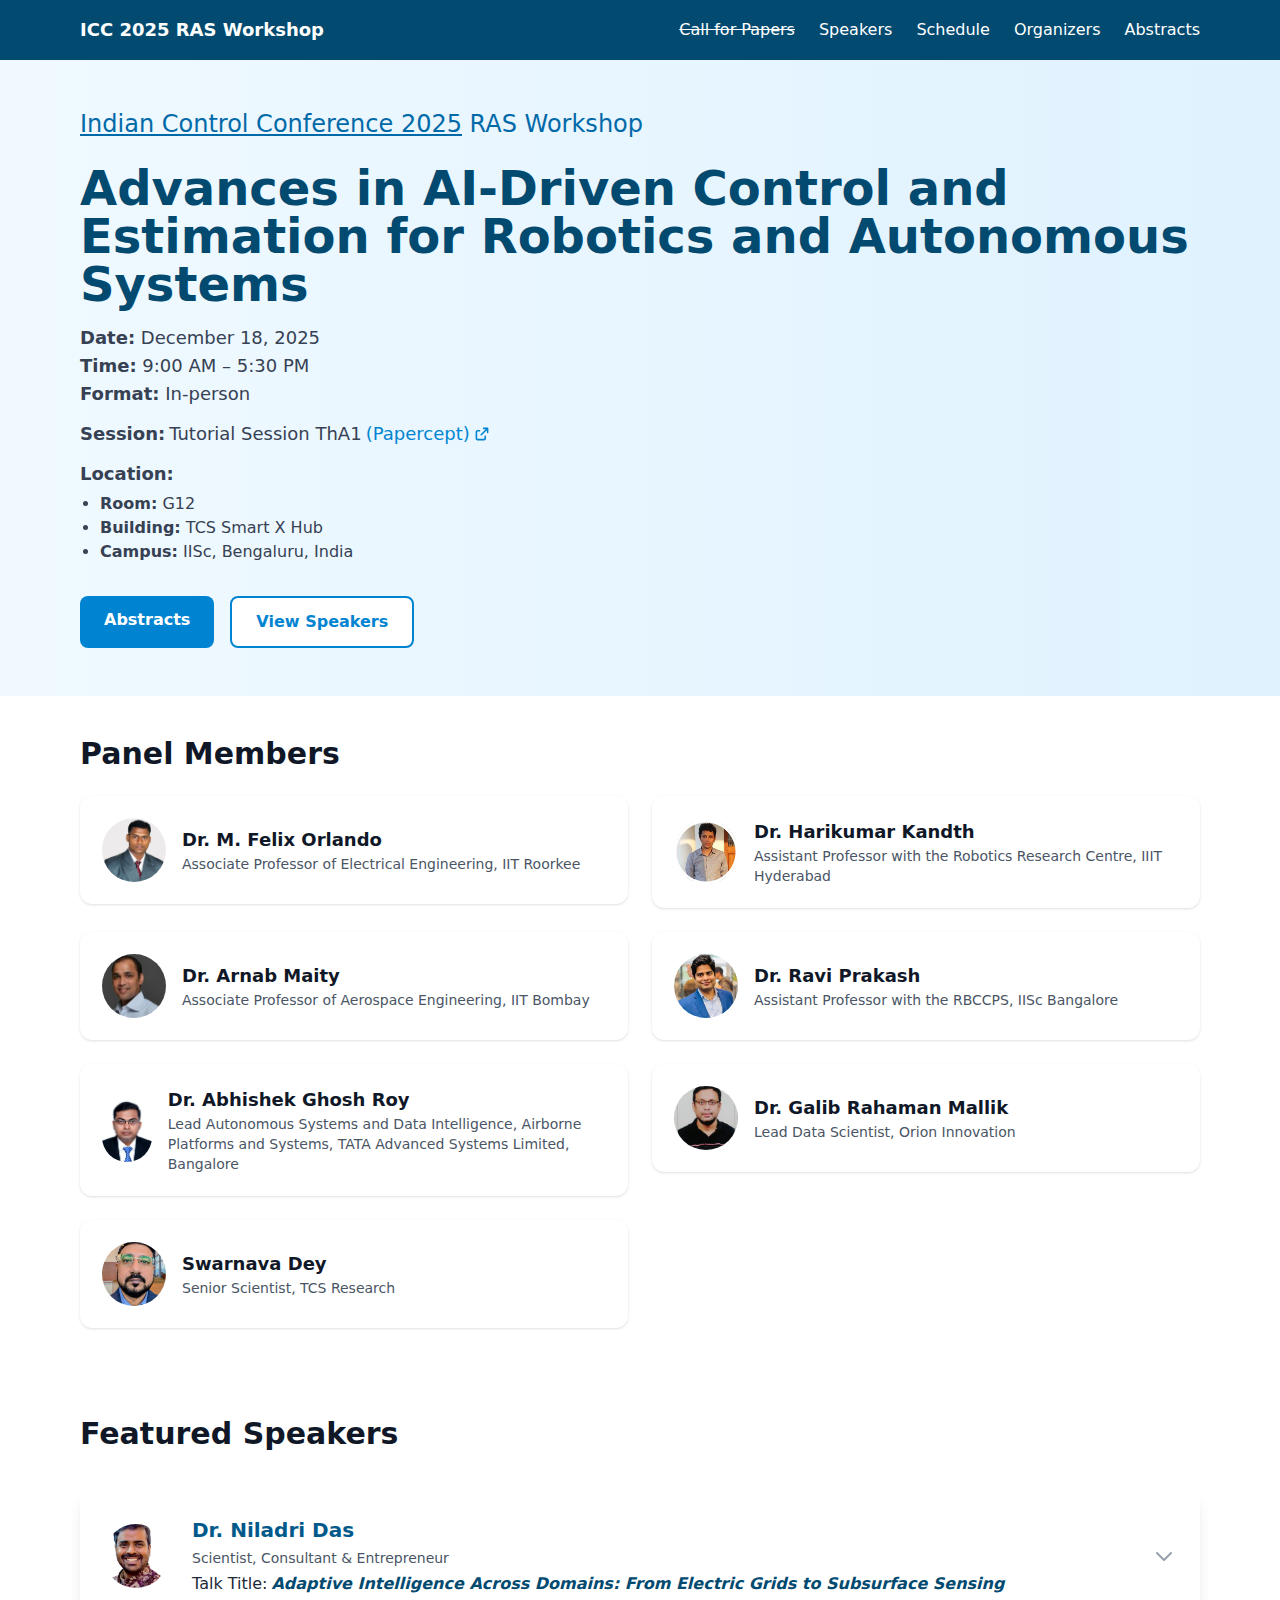
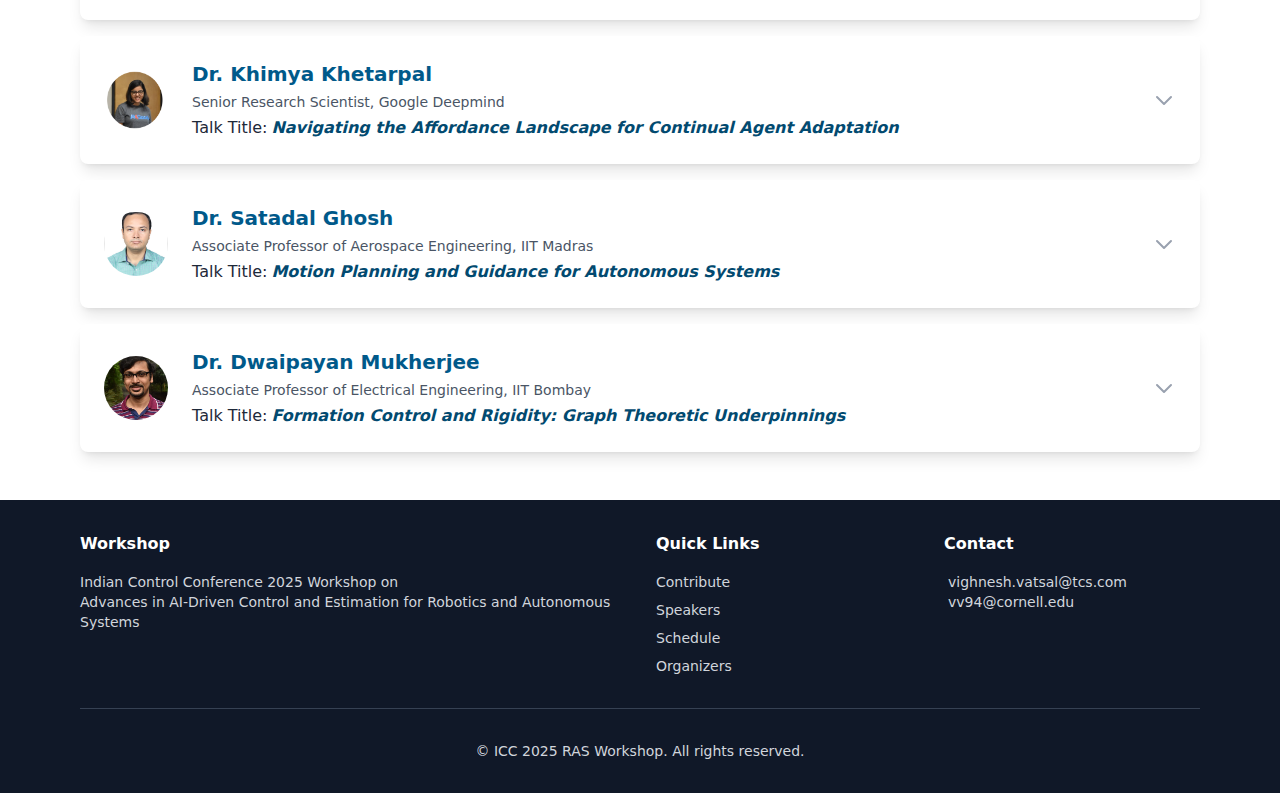
<file: speakers.html>
<!DOCTYPE html>
<html lang="en">
  <head>
    <meta charset="UTF-8" />
    <meta name="viewport" content="width=device-width, initial-scale=1.0" />
    <title>ICC 2025 Workshop</title>
    <script type="module" crossorigin src="/assets/speakers-DE94Yx1K.js"></script>
    <link rel="modulepreload" crossorigin href="/assets/main-DGwr9tLj.js">
    <link rel="stylesheet" crossorigin href="/assets/main-CrRuekxf.css">
  </head>
  <body class="font-sans text-gray-800">
    <nav class="bg-sky-900 text-white sticky top-0 z-50">
  <div class="max-w-6xl mx-auto px-4 py-4 flex justify-between items-center">
    <div class="font-bold text-lg"><a href="/">ICC 2025 RAS Workshop</a></div>
    <button
      id="mobile-menu-button"
      class="relative w-8 h-5 flex flex-col justify-between items-center group md:hidden hover:opacity-80 active:scale-95 transition">
      <span class="line top w-6 h-[2px] bg-white rounded transition-all duration-300 origin-center"></span>
      <span class="line middle w-6 h-[2px] bg-white rounded transition-all duration-300"></span>
      <span class="line bottom w-6 h-[2px] bg-white rounded transition-all duration-300 origin-center"></span>
    </button>
    <ul id="nav-menu" class="hidden md:flex gap-6">
      <!-- <li><a href="/" class="hover:text-sky-200 transition">Home</a></li> -->
      <li><a href="cfp" class="hover:text-sky-200 transition line-through">Call for Papers</a></li>
      <li><a href="speakers" class="hover:text-sky-200 transition">Speakers</a></li>
      <li><a href="schedule" class="hover:text-sky-200 transition">Schedule</a></li>
      <li><a href="organizers" class="hover:text-sky-200 transition">Organizers</a></li>
      <li><a href="abstracts" class="hover:text-sky-200 transition">Abstracts</a></li>
    </ul>
  </div>
</nav>

<div
  id="mobile-menu"
  class="fixed md:hidden text-white origin-top z-50 right-0 w-full hidden text-center rounded-b-lg px-4 py-2 top-15 bg-sky-800 transition-opacity duration-300">
  <ul class="flex flex-col gap-2">
    <!-- <li><a href="/" class="block py-2 hover:text-sky-200 transition">Home</a></li> -->
    <li><a href="cfp" class="block py-2 hover:text-sky-200 transition line-through">Call for Papers</a></li>
    <li><a href="speakers" class="block py-2 hover:text-sky-200 transition">Speakers</a></li>
    <li><a href="schedule" class="block py-2 hover:text-sky-200 transition">Schedule</a></li>
    <li><a href="organizers" class="block py-2 hover:text-sky-200 transition">Organizers</a></li>
    <li><a href="abstracts" class="block py-2 hover:text-sky-200 transition">Abstracts</a></li>
  </ul>
</div>

<div id="mobile-menu-overlay" class="fixed inset-0 z-40 hidden bg-black/50"></div>


    <section id="intro" class="bg-gradient-to-r from-sky-50 to-sky-100 py-12">
  <div class="max-w-6xl mx-auto px-4">
    <h1 class="text-2xl text-sky-700 mb-6">
      <a
        class="underline"
        target="_blank"
        href="https://controlsociety.org/icc/"
        >Indian Control Conference 2025</a
      >
      RAS Workshop
    </h1>
    <h2 class="text-4xl md:text-5xl font-bold text-sky-900 mb-4">
      Advances in AI-Driven Control and Estimation for Robotics and Autonomous
      Systems
    </h2>
    <p class="text-lg text-gray-700 mb-3">
      <strong>Date:</strong> December 18, 2025<br />
      <strong>Time:</strong> 9:00 AM – 5:30 PM<br />
      <strong>Format:</strong> In-person
    </p>

    <div class="text-lg text-gray-700 mb-3 flex items-center gap-1">
      <strong>Session:</strong>
      <span>Tutorial Session ThA1</span>

      <a
        href="https://controls.papercept.net/conferences/scripts/rtf/ICC25_ProgramAtAGlanceWeb.html"
        target="_blank"
        rel="noopener noreferrer"
        class="flex items-center gap-1 hover:underline text-sky-600"
      >
        (Papercept)
        <svg
          xmlns="http://www.w3.org/2000/svg"
          viewBox="0 0 640 640"
          width="16"
          height="16"
          fill="currentColor"
          class="inline-block"
        >
          <path
            d="M384 64C366.3 64 352 78.3 352 96C352 113.7 366.3 128 384 128L466.7 128L265.3 329.4C252.8 341.9 252.8 362.2 265.3 374.7C277.8 387.2 298.1 387.2 310.6 374.7L512 173.3L512 256C512 273.7 526.3 288 544 288C561.7 288 576 273.7 576 256L576 96C576 78.3 561.7 64 544 64L384 64zM144 160C99.8 160 64 195.8 64 240L64 496C64 540.2 99.8 576 144 576L400 576C444.2 576 480 540.2 480 496L480 416C480 398.3 465.7 384 448 384C430.3 384 416 398.3 416 416L416 496C416 504.8 408.8 512 400 512L144 512C135.2 512 128 504.8 128 496L128 240C128 231.2 135.2 224 144 224L224 224C241.7 224 256 209.7 256 192C256 174.3 241.7 160 224 160L144 160z"
          />
        </svg>
      </a>
    </div>

    <div class="text-gray-700 mb-8">
      <strong class="text-lg">Location:</strong>
      <ul class="pl-5 list-disc mt-1">
        <li><strong>Room:</strong> G12</li>
        <li><strong>Building:</strong> TCS Smart X Hub</li>
        <li><strong>Campus:</strong> IISc, Bengaluru, India</li>
      </ul>
    </div>

    <div class="flex gap-4 flex-wrap">
      <a
        href="abstracts"
        class="bg-sky-600 text-white px-6 py-3 rounded-lg hover:bg-sky-700 transition font-semibold"
      >
        Abstracts
      </a>
      <a
        href="speakers"
        class="bg-white text-sky-600 px-6 py-3 rounded-lg border-2 border-sky-600 hover:bg-sky-50 transition font-semibold"
      >
        View Speakers
      </a>
    </div>
  </div>
</section>


    <section class="max-w-6xl mx-auto px-4 py-10">
      <h2 class="text-3xl font-bold text-gray-900 mb-6">Panel Members</h2>

      <div
        id="panelist-container"
        class="grid grid-cols-1 sm:grid-cols-2 lg:grid-cols-4 gap-6"
      >
      </div>

      <div
        id="bioContainer"
        class="mt-6 hidden scroll-mt-16 scroll-mb-5"
        data-name=""
      >
        <div
          id="bioText"
          class="bg-white rounded-2xl shadow-md p-6 border-t-4 border-sky-600 transition-all duration-300"
        >
          <div class="flex justify-between items-start mb-2">
            <h3 id="bioName" class="text-xl font-semibold text-gray-900"></h3>
            <button class="text-gray-500 hover:text-gray-700"> ✕ </button>
          </div>
        </div>
      </div>
    </section>

    <section id="speakers" class="max-w-6xl mx-auto px-4 py-12">
      <h3 class="text-3xl font-bold mb-10 text-gray-900">Featured Speakers</h3>

      <div class="space-y-4" id="speaker-container"> </div>
    </section>

    <footer class="bg-gray-900 text-gray-300 py-8">
  <div class="max-w-6xl mx-auto px-4">
    <div class="grid md:grid-cols-4 gap-8 mb-8">
      <div class="md:col-span-2">
        <h4 class="font-bold mb-4 text-white">Workshop</h4>
        <p class="text-sm">
          Indian Control Conference 2025 Workshop on
          <br />
          Advances in AI-Driven Control and Estimation for Robotics and
          Autonomous Systems
        </p>
      </div>
      <div>
        <h4 class="font-bold mb-4 text-white">Quick Links</h4>
        <ul class="text-sm space-y-2">
          <li
            ><a href="/cfp" class="hover:text-white transition"
              >Contribute</a
            ></li
          >
          <li
            ><a href="/speakers" class="hover:text-white transition"
              >Speakers</a
            ></li
          >
          <li
            ><a href="/schedule" class="hover:text-white transition"
              >Schedule</a
            ></li
          >
          <li
            ><a href="/organizers" class="hover:text-white transition"
              >Organizers</a
            ></li
          >
        </ul>
      </div>
      <div>
        <h4 class="font-bold mb-4 text-white">Contact</h4>
        <p class="text-sm">
          <span class="email hover:underline cursor-pointer mx-1"
            >vighnesh.vatsal@tcs.com</span
          >
          <br />
          <span class="email hover:underline cursor-pointer mx-1"
            >vv94@cornell.edu</span
          >
        </p>
      </div>
    </div>
    <div class="border-t border-gray-700 pt-8 text-center text-sm">
      <p>&copy; ICC 2025 RAS Workshop. All rights reserved.</p>
    </div>
  </div>
</footer>

  </body>
</html>
</file>
<file: assets/main-CrRuekxf.css>
/*! tailwindcss v4.1.14 | MIT License | https://tailwindcss.com */@layer properties{@supports (((-webkit-hyphens:none)) and (not (margin-trim:inline))) or ((-moz-orient:inline) and (not (color:rgb(from red r g b)))){*,:before,:after,::backdrop{--tw-translate-x:0;--tw-translate-y:0;--tw-translate-z:0;--tw-rotate-x:initial;--tw-rotate-y:initial;--tw-rotate-z:initial;--tw-skew-x:initial;--tw-skew-y:initial;--tw-space-y-reverse:0;--tw-space-x-reverse:0;--tw-border-style:solid;--tw-gradient-position:initial;--tw-gradient-from:#0000;--tw-gradient-via:#0000;--tw-gradient-to:#0000;--tw-gradient-stops:initial;--tw-gradient-via-stops:initial;--tw-gradient-from-position:0%;--tw-gradient-via-position:50%;--tw-gradient-to-position:100%;--tw-leading:initial;--tw-font-weight:initial;--tw-shadow:0 0 #0000;--tw-shadow-color:initial;--tw-shadow-alpha:100%;--tw-inset-shadow:0 0 #0000;--tw-inset-shadow-color:initial;--tw-inset-shadow-alpha:100%;--tw-ring-color:initial;--tw-ring-shadow:0 0 #0000;--tw-inset-ring-color:initial;--tw-inset-ring-shadow:0 0 #0000;--tw-ring-inset:initial;--tw-ring-offset-width:0px;--tw-ring-offset-color:#fff;--tw-ring-offset-shadow:0 0 #0000;--tw-duration:initial;--tw-ease:initial;--tw-scale-x:1;--tw-scale-y:1;--tw-scale-z:1}}}@layer theme{:root,:host{--font-sans:ui-sans-serif,system-ui,sans-serif,"Apple Color Emoji","Segoe UI Emoji","Segoe UI Symbol","Noto Color Emoji";--font-mono:ui-monospace,SFMono-Regular,Menlo,Monaco,Consolas,"Liberation Mono","Courier New",monospace;--color-orange-50:oklch(98% .016 73.684);--color-amber-50:oklch(98.7% .022 95.277);--color-amber-400:oklch(82.8% .189 84.429);--color-yellow-50:oklch(98.7% .026 102.212);--color-yellow-400:oklch(85.2% .199 91.936);--color-yellow-800:oklch(47.6% .114 61.907);--color-cyan-100:oklch(95.6% .045 203.388);--color-cyan-600:oklch(60.9% .126 221.723);--color-cyan-700:oklch(52% .105 223.128);--color-sky-50:oklch(97.7% .013 236.62);--color-sky-100:oklch(95.1% .026 236.824);--color-sky-200:oklch(90.1% .058 230.902);--color-sky-300:oklch(82.8% .111 230.318);--color-sky-400:oklch(74.6% .16 232.661);--color-sky-500:oklch(68.5% .169 237.323);--color-sky-600:oklch(58.8% .158 241.966);--color-sky-700:oklch(50% .134 242.749);--color-sky-800:oklch(44.3% .11 240.79);--color-sky-900:oklch(39.1% .09 240.876);--color-blue-50:oklch(97% .014 254.604);--color-indigo-50:oklch(96.2% .018 272.314);--color-purple-50:oklch(97.7% .014 308.299);--color-purple-400:oklch(71.4% .203 305.504);--color-pink-50:oklch(97.1% .014 343.198);--color-slate-50:oklch(98.4% .003 247.858);--color-slate-200:oklch(92.9% .013 255.508);--color-slate-400:oklch(70.4% .04 256.788);--color-slate-500:oklch(55.4% .046 257.417);--color-slate-600:oklch(44.6% .043 257.281);--color-slate-700:oklch(37.2% .044 257.287);--color-slate-800:oklch(27.9% .041 260.031);--color-slate-900:oklch(20.8% .042 265.755);--color-gray-50:oklch(98.5% .002 247.839);--color-gray-100:oklch(96.7% .003 264.542);--color-gray-300:oklch(87.2% .01 258.338);--color-gray-400:oklch(70.7% .022 261.325);--color-gray-500:oklch(55.1% .027 264.364);--color-gray-600:oklch(44.6% .03 256.802);--color-gray-700:oklch(37.3% .034 259.733);--color-gray-800:oklch(27.8% .033 256.848);--color-gray-900:oklch(21% .034 264.665);--color-black:#000;--color-white:#fff;--spacing:.25rem;--container-6xl:72rem;--text-xs:.75rem;--text-xs--line-height:calc(1/.75);--text-sm:.875rem;--text-sm--line-height:calc(1.25/.875);--text-lg:1.125rem;--text-lg--line-height:calc(1.75/1.125);--text-xl:1.25rem;--text-xl--line-height:calc(1.75/1.25);--text-2xl:1.5rem;--text-2xl--line-height:calc(2/1.5);--text-3xl:1.875rem;--text-3xl--line-height: 1.2 ;--text-4xl:2.25rem;--text-4xl--line-height:calc(2.5/2.25);--text-5xl:3rem;--text-5xl--line-height:1;--font-weight-medium:500;--font-weight-semibold:600;--font-weight-bold:700;--leading-relaxed:1.625;--radius-lg:.5rem;--radius-xl:.75rem;--radius-2xl:1rem;--ease-in-out:cubic-bezier(.4,0,.2,1);--animate-pulse:pulse 2s cubic-bezier(.4,0,.6,1)infinite;--default-transition-duration:.15s;--default-transition-timing-function:cubic-bezier(.4,0,.2,1);--default-font-family:var(--font-sans);--default-mono-font-family:var(--font-mono)}}@layer base{*,:after,:before,::backdrop{box-sizing:border-box;border:0 solid;margin:0;padding:0}::file-selector-button{box-sizing:border-box;border:0 solid;margin:0;padding:0}html,:host{-webkit-text-size-adjust:100%;tab-size:4;line-height:1.5;font-family:var(--default-font-family,ui-sans-serif,system-ui,sans-serif,"Apple Color Emoji","Segoe UI Emoji","Segoe UI Symbol","Noto Color Emoji");font-feature-settings:var(--default-font-feature-settings,normal);font-variation-settings:var(--default-font-variation-settings,normal);-webkit-tap-highlight-color:transparent}hr{height:0;color:inherit;border-top-width:1px}abbr:where([title]){-webkit-text-decoration:underline dotted;text-decoration:underline dotted}h1,h2,h3,h4,h5,h6{font-size:inherit;font-weight:inherit}a{color:inherit;-webkit-text-decoration:inherit;text-decoration:inherit}b,strong{font-weight:bolder}code,kbd,samp,pre{font-family:var(--default-mono-font-family,ui-monospace,SFMono-Regular,Menlo,Monaco,Consolas,"Liberation Mono","Courier New",monospace);font-feature-settings:var(--default-mono-font-feature-settings,normal);font-variation-settings:var(--default-mono-font-variation-settings,normal);font-size:1em}small{font-size:80%}sub,sup{vertical-align:baseline;font-size:75%;line-height:0;position:relative}sub{bottom:-.25em}sup{top:-.5em}table{text-indent:0;border-color:inherit;border-collapse:collapse}:-moz-focusring{outline:auto}progress{vertical-align:baseline}summary{display:list-item}ol,ul,menu{list-style:none}img,svg,video,canvas,audio,iframe,embed,object{vertical-align:middle;display:block}img,video{max-width:100%;height:auto}button,input,select,optgroup,textarea{font:inherit;font-feature-settings:inherit;font-variation-settings:inherit;letter-spacing:inherit;color:inherit;opacity:1;background-color:#0000;border-radius:0}::file-selector-button{font:inherit;font-feature-settings:inherit;font-variation-settings:inherit;letter-spacing:inherit;color:inherit;opacity:1;background-color:#0000;border-radius:0}:where(select:is([multiple],[size])) optgroup{font-weight:bolder}:where(select:is([multiple],[size])) optgroup option{padding-inline-start:20px}::file-selector-button{margin-inline-end:4px}::placeholder{opacity:1}@supports (not ((-webkit-appearance:-apple-pay-button))) or (contain-intrinsic-size:1px){::placeholder{color:currentColor}@supports (color:color-mix(in lab,red,red)){::placeholder{color:color-mix(in oklab,currentcolor 50%,transparent)}}}textarea{resize:vertical}::-webkit-search-decoration{-webkit-appearance:none}::-webkit-date-and-time-value{min-height:1lh;text-align:inherit}::-webkit-datetime-edit{display:inline-flex}::-webkit-datetime-edit-fields-wrapper{padding:0}::-webkit-datetime-edit{padding-block:0}::-webkit-datetime-edit-year-field{padding-block:0}::-webkit-datetime-edit-month-field{padding-block:0}::-webkit-datetime-edit-day-field{padding-block:0}::-webkit-datetime-edit-hour-field{padding-block:0}::-webkit-datetime-edit-minute-field{padding-block:0}::-webkit-datetime-edit-second-field{padding-block:0}::-webkit-datetime-edit-millisecond-field{padding-block:0}::-webkit-datetime-edit-meridiem-field{padding-block:0}::-webkit-calendar-picker-indicator{line-height:1}:-moz-ui-invalid{box-shadow:none}button,input:where([type=button],[type=reset],[type=submit]){appearance:button}::file-selector-button{appearance:button}::-webkit-inner-spin-button{height:auto}::-webkit-outer-spin-button{height:auto}[hidden]:where(:not([hidden=until-found])){display:none!important}}@layer components;@layer utilities{.pointer-events-none{pointer-events:none}.collapse{visibility:collapse}.absolute{position:absolute}.fixed{position:fixed}.relative{position:relative}.sticky{position:sticky}.inset-0{inset:calc(var(--spacing)*0)}.-top-6{top:calc(var(--spacing)*-6)}.top-0{top:calc(var(--spacing)*0)}.top-15{top:calc(var(--spacing)*15)}.right-0{right:calc(var(--spacing)*0)}.bottom-8{bottom:calc(var(--spacing)*8)}.left-1\/2{left:50%}.left-6{left:calc(var(--spacing)*6)}.left-12{left:calc(var(--spacing)*12)}.z-40{z-index:40}.z-50{z-index:50}.container{width:100%}@media (min-width:40rem){.container{max-width:40rem}}@media (min-width:48rem){.container{max-width:48rem}}@media (min-width:64rem){.container{max-width:64rem}}@media (min-width:80rem){.container{max-width:80rem}}@media (min-width:96rem){.container{max-width:96rem}}.mx-1{margin-inline:calc(var(--spacing)*1)}.mx-auto{margin-inline:auto}.mt-0\.5{margin-top:calc(var(--spacing)*.5)}.mt-1{margin-top:calc(var(--spacing)*1)}.mt-4{margin-top:calc(var(--spacing)*4)}.mt-6{margin-top:calc(var(--spacing)*6)}.mr-1{margin-right:calc(var(--spacing)*1)}.mr-2{margin-right:calc(var(--spacing)*2)}.mr-3{margin-right:calc(var(--spacing)*3)}.mb-2{margin-bottom:calc(var(--spacing)*2)}.mb-3{margin-bottom:calc(var(--spacing)*3)}.mb-4{margin-bottom:calc(var(--spacing)*4)}.mb-5{margin-bottom:calc(var(--spacing)*5)}.mb-6{margin-bottom:calc(var(--spacing)*6)}.mb-8{margin-bottom:calc(var(--spacing)*8)}.mb-10{margin-bottom:calc(var(--spacing)*10)}.ml-0{margin-left:calc(var(--spacing)*0)}.ml-2{margin-left:calc(var(--spacing)*2)}.ml-3{margin-left:calc(var(--spacing)*3)}.ml-11{margin-left:calc(var(--spacing)*11)}.block{display:block}.flex{display:flex}.grid{display:grid}.hidden{display:none}.inline-block{display:inline-block}.inline-flex{display:inline-flex}.h-4{height:calc(var(--spacing)*4)}.h-5{height:calc(var(--spacing)*5)}.h-6{height:calc(var(--spacing)*6)}.h-8{height:calc(var(--spacing)*8)}.h-10{height:calc(var(--spacing)*10)}.h-12{height:calc(var(--spacing)*12)}.h-16{height:calc(var(--spacing)*16)}.h-\[2px\]{height:2px}.w-1\/2{width:50%}.w-1\/3{width:33.3333%}.w-2\/3{width:66.6667%}.w-3\/4{width:75%}.w-4{width:calc(var(--spacing)*4)}.w-5{width:calc(var(--spacing)*5)}.w-6{width:calc(var(--spacing)*6)}.w-8{width:calc(var(--spacing)*8)}.w-10{width:calc(var(--spacing)*10)}.w-12{width:calc(var(--spacing)*12)}.w-16{width:calc(var(--spacing)*16)}.w-full{width:100%}.max-w-6xl{max-width:var(--container-6xl)}.max-w-none{max-width:none}.min-w-0{min-width:calc(var(--spacing)*0)}.flex-1{flex:1}.flex-shrink-0{flex-shrink:0}.origin-center{transform-origin:50%}.origin-top{transform-origin:top}.-translate-x-1\/2{--tw-translate-x: -50% ;translate:var(--tw-translate-x)var(--tw-translate-y)}.transform{transform:var(--tw-rotate-x,)var(--tw-rotate-y,)var(--tw-rotate-z,)var(--tw-skew-x,)var(--tw-skew-y,)}.animate-pulse{animation:var(--animate-pulse)}.cursor-pointer{cursor:pointer}.resize{resize:both}.scroll-mt-15{scroll-margin-top:calc(var(--spacing)*15)}.scroll-mt-16{scroll-margin-top:calc(var(--spacing)*16)}.scroll-mb-5{scroll-margin-bottom:calc(var(--spacing)*5)}.list-inside{list-style-position:inside}.list-disc{list-style-type:disc}.grid-cols-1{grid-template-columns:repeat(1,minmax(0,1fr))}.flex-col{flex-direction:column}.flex-wrap{flex-wrap:wrap}.items-center{align-items:center}.items-start{align-items:flex-start}.justify-between{justify-content:space-between}.justify-center{justify-content:center}.gap-1{gap:calc(var(--spacing)*1)}.gap-2{gap:calc(var(--spacing)*2)}.gap-3{gap:calc(var(--spacing)*3)}.gap-4{gap:calc(var(--spacing)*4)}.gap-6{gap:calc(var(--spacing)*6)}.gap-8{gap:calc(var(--spacing)*8)}:where(.space-y-2>:not(:last-child)){--tw-space-y-reverse:0;margin-block-start:calc(calc(var(--spacing)*2)*var(--tw-space-y-reverse));margin-block-end:calc(calc(var(--spacing)*2)*calc(1 - var(--tw-space-y-reverse)))}:where(.space-y-3>:not(:last-child)){--tw-space-y-reverse:0;margin-block-start:calc(calc(var(--spacing)*3)*var(--tw-space-y-reverse));margin-block-end:calc(calc(var(--spacing)*3)*calc(1 - var(--tw-space-y-reverse)))}:where(.space-y-4>:not(:last-child)){--tw-space-y-reverse:0;margin-block-start:calc(calc(var(--spacing)*4)*var(--tw-space-y-reverse));margin-block-end:calc(calc(var(--spacing)*4)*calc(1 - var(--tw-space-y-reverse)))}:where(.space-x-2>:not(:last-child)){--tw-space-x-reverse:0;margin-inline-start:calc(calc(var(--spacing)*2)*var(--tw-space-x-reverse));margin-inline-end:calc(calc(var(--spacing)*2)*calc(1 - var(--tw-space-x-reverse)))}:where(.space-x-3>:not(:last-child)){--tw-space-x-reverse:0;margin-inline-start:calc(calc(var(--spacing)*3)*var(--tw-space-x-reverse));margin-inline-end:calc(calc(var(--spacing)*3)*calc(1 - var(--tw-space-x-reverse)))}:where(.space-x-4>:not(:last-child)){--tw-space-x-reverse:0;margin-inline-start:calc(calc(var(--spacing)*4)*var(--tw-space-x-reverse));margin-inline-end:calc(calc(var(--spacing)*4)*calc(1 - var(--tw-space-x-reverse)))}.overflow-hidden{overflow:hidden}.rounded{border-radius:.25rem}.rounded-2xl{border-radius:var(--radius-2xl)}.rounded-full{border-radius:3.40282e38px}.rounded-lg{border-radius:var(--radius-lg)}.rounded-xl{border-radius:var(--radius-xl)}.rounded-r-lg{border-top-right-radius:var(--radius-lg);border-bottom-right-radius:var(--radius-lg)}.rounded-r-xl{border-top-right-radius:var(--radius-xl);border-bottom-right-radius:var(--radius-xl)}.rounded-b-lg{border-bottom-right-radius:var(--radius-lg);border-bottom-left-radius:var(--radius-lg)}.border{border-style:var(--tw-border-style);border-width:1px}.border-2{border-style:var(--tw-border-style);border-width:2px}.border-t{border-top-style:var(--tw-border-style);border-top-width:1px}.border-t-4{border-top-style:var(--tw-border-style);border-top-width:4px}.border-b{border-bottom-style:var(--tw-border-style);border-bottom-width:1px}.border-l-4{border-left-style:var(--tw-border-style);border-left-width:4px}.border-gray-100{border-color:var(--color-gray-100)}.border-gray-700{border-color:var(--color-gray-700)}.border-sky-200{border-color:var(--color-sky-200)}.border-sky-400{border-color:var(--color-sky-400)}.border-sky-500{border-color:var(--color-sky-500)}.border-sky-600{border-color:var(--color-sky-600)}.border-slate-200{border-color:var(--color-slate-200)}.border-transparent{border-color:#0000}.border-yellow-400{border-color:var(--color-yellow-400)}.bg-amber-400{background-color:var(--color-amber-400)}.bg-black\/50{background-color:#00000080}@supports (color:color-mix(in lab,red,red)){.bg-black\/50{background-color:color-mix(in oklab,var(--color-black)50%,transparent)}}.bg-gray-50{background-color:var(--color-gray-50)}.bg-gray-700{background-color:var(--color-gray-700)}.bg-gray-900{background-color:var(--color-gray-900)}.bg-purple-400{background-color:var(--color-purple-400)}.bg-sky-100{background-color:var(--color-sky-100)}.bg-sky-600{background-color:var(--color-sky-600)}.bg-sky-700{background-color:var(--color-sky-700)}.bg-sky-800{background-color:var(--color-sky-800)}.bg-sky-900{background-color:var(--color-sky-900)}.bg-slate-200{background-color:var(--color-slate-200)}.bg-white{background-color:var(--color-white)}.bg-yellow-50{background-color:var(--color-yellow-50)}.bg-gradient-to-br{--tw-gradient-position:to bottom right in oklab;background-image:linear-gradient(var(--tw-gradient-stops))}.bg-gradient-to-r{--tw-gradient-position:to right in oklab;background-image:linear-gradient(var(--tw-gradient-stops))}.from-amber-50{--tw-gradient-from:var(--color-amber-50);--tw-gradient-stops:var(--tw-gradient-via-stops,var(--tw-gradient-position),var(--tw-gradient-from)var(--tw-gradient-from-position),var(--tw-gradient-to)var(--tw-gradient-to-position))}.from-blue-50{--tw-gradient-from:var(--color-blue-50);--tw-gradient-stops:var(--tw-gradient-via-stops,var(--tw-gradient-position),var(--tw-gradient-from)var(--tw-gradient-from-position),var(--tw-gradient-to)var(--tw-gradient-to-position))}.from-purple-50{--tw-gradient-from:var(--color-purple-50);--tw-gradient-stops:var(--tw-gradient-via-stops,var(--tw-gradient-position),var(--tw-gradient-from)var(--tw-gradient-from-position),var(--tw-gradient-to)var(--tw-gradient-to-position))}.from-sky-50{--tw-gradient-from:var(--color-sky-50);--tw-gradient-stops:var(--tw-gradient-via-stops,var(--tw-gradient-position),var(--tw-gradient-from)var(--tw-gradient-from-position),var(--tw-gradient-to)var(--tw-gradient-to-position))}.from-sky-100{--tw-gradient-from:var(--color-sky-100);--tw-gradient-stops:var(--tw-gradient-via-stops,var(--tw-gradient-position),var(--tw-gradient-from)var(--tw-gradient-from-position),var(--tw-gradient-to)var(--tw-gradient-to-position))}.from-sky-400{--tw-gradient-from:var(--color-sky-400);--tw-gradient-stops:var(--tw-gradient-via-stops,var(--tw-gradient-position),var(--tw-gradient-from)var(--tw-gradient-from-position),var(--tw-gradient-to)var(--tw-gradient-to-position))}.from-sky-500{--tw-gradient-from:var(--color-sky-500);--tw-gradient-stops:var(--tw-gradient-via-stops,var(--tw-gradient-position),var(--tw-gradient-from)var(--tw-gradient-from-position),var(--tw-gradient-to)var(--tw-gradient-to-position))}.from-slate-50{--tw-gradient-from:var(--color-slate-50);--tw-gradient-stops:var(--tw-gradient-via-stops,var(--tw-gradient-position),var(--tw-gradient-from)var(--tw-gradient-from-position),var(--tw-gradient-to)var(--tw-gradient-to-position))}.to-blue-50{--tw-gradient-to:var(--color-blue-50);--tw-gradient-stops:var(--tw-gradient-via-stops,var(--tw-gradient-position),var(--tw-gradient-from)var(--tw-gradient-from-position),var(--tw-gradient-to)var(--tw-gradient-to-position))}.to-cyan-100{--tw-gradient-to:var(--color-cyan-100);--tw-gradient-stops:var(--tw-gradient-via-stops,var(--tw-gradient-position),var(--tw-gradient-from)var(--tw-gradient-from-position),var(--tw-gradient-to)var(--tw-gradient-to-position))}.to-cyan-600{--tw-gradient-to:var(--color-cyan-600);--tw-gradient-stops:var(--tw-gradient-via-stops,var(--tw-gradient-position),var(--tw-gradient-from)var(--tw-gradient-from-position),var(--tw-gradient-to)var(--tw-gradient-to-position))}.to-indigo-50{--tw-gradient-to:var(--color-indigo-50);--tw-gradient-stops:var(--tw-gradient-via-stops,var(--tw-gradient-position),var(--tw-gradient-from)var(--tw-gradient-from-position),var(--tw-gradient-to)var(--tw-gradient-to-position))}.to-orange-50{--tw-gradient-to:var(--color-orange-50);--tw-gradient-stops:var(--tw-gradient-via-stops,var(--tw-gradient-position),var(--tw-gradient-from)var(--tw-gradient-from-position),var(--tw-gradient-to)var(--tw-gradient-to-position))}.to-pink-50{--tw-gradient-to:var(--color-pink-50);--tw-gradient-stops:var(--tw-gradient-via-stops,var(--tw-gradient-position),var(--tw-gradient-from)var(--tw-gradient-from-position),var(--tw-gradient-to)var(--tw-gradient-to-position))}.to-sky-50{--tw-gradient-to:var(--color-sky-50);--tw-gradient-stops:var(--tw-gradient-via-stops,var(--tw-gradient-position),var(--tw-gradient-from)var(--tw-gradient-from-position),var(--tw-gradient-to)var(--tw-gradient-to-position))}.to-sky-100{--tw-gradient-to:var(--color-sky-100);--tw-gradient-stops:var(--tw-gradient-via-stops,var(--tw-gradient-position),var(--tw-gradient-from)var(--tw-gradient-from-position),var(--tw-gradient-to)var(--tw-gradient-to-position))}.to-sky-600{--tw-gradient-to:var(--color-sky-600);--tw-gradient-stops:var(--tw-gradient-via-stops,var(--tw-gradient-position),var(--tw-gradient-from)var(--tw-gradient-from-position),var(--tw-gradient-to)var(--tw-gradient-to-position))}.object-cover{object-fit:cover}.p-1{padding:calc(var(--spacing)*1)}.p-4{padding:calc(var(--spacing)*4)}.p-5{padding:calc(var(--spacing)*5)}.p-6{padding:calc(var(--spacing)*6)}.p-8{padding:calc(var(--spacing)*8)}.px-3{padding-inline:calc(var(--spacing)*3)}.px-4{padding-inline:calc(var(--spacing)*4)}.px-6{padding-inline:calc(var(--spacing)*6)}.py-1{padding-block:calc(var(--spacing)*1)}.py-1\.5{padding-block:calc(var(--spacing)*1.5)}.py-2{padding-block:calc(var(--spacing)*2)}.py-3{padding-block:calc(var(--spacing)*3)}.py-4{padding-block:calc(var(--spacing)*4)}.py-8{padding-block:calc(var(--spacing)*8)}.py-10{padding-block:calc(var(--spacing)*10)}.py-12{padding-block:calc(var(--spacing)*12)}.pt-2{padding-top:calc(var(--spacing)*2)}.pt-8{padding-top:calc(var(--spacing)*8)}.pr-6{padding-right:calc(var(--spacing)*6)}.pb-6{padding-bottom:calc(var(--spacing)*6)}.pl-1{padding-left:calc(var(--spacing)*1)}.pl-5{padding-left:calc(var(--spacing)*5)}.pl-6{padding-left:calc(var(--spacing)*6)}.text-center{text-align:center}.text-left{text-align:left}.font-sans{font-family:var(--font-sans)}.text-2xl{font-size:var(--text-2xl);line-height:var(--tw-leading,var(--text-2xl--line-height))}.text-3xl{font-size:var(--text-3xl);line-height:var(--tw-leading,var(--text-3xl--line-height))}.text-4xl{font-size:var(--text-4xl);line-height:var(--tw-leading,var(--text-4xl--line-height))}.text-lg{font-size:var(--text-lg);line-height:var(--tw-leading,var(--text-lg--line-height))}.text-sm{font-size:var(--text-sm);line-height:var(--tw-leading,var(--text-sm--line-height))}.text-xl{font-size:var(--text-xl);line-height:var(--tw-leading,var(--text-xl--line-height))}.text-xs{font-size:var(--text-xs);line-height:var(--tw-leading,var(--text-xs--line-height))}.leading-relaxed{--tw-leading:var(--leading-relaxed);line-height:var(--leading-relaxed)}.font-bold{--tw-font-weight:var(--font-weight-bold);font-weight:var(--font-weight-bold)}.font-medium{--tw-font-weight:var(--font-weight-medium);font-weight:var(--font-weight-medium)}.font-semibold{--tw-font-weight:var(--font-weight-semibold);font-weight:var(--font-weight-semibold)}.text-gray-300{color:var(--color-gray-300)}.text-gray-400{color:var(--color-gray-400)}.text-gray-500{color:var(--color-gray-500)}.text-gray-600{color:var(--color-gray-600)}.text-gray-700{color:var(--color-gray-700)}.text-gray-800{color:var(--color-gray-800)}.text-gray-900{color:var(--color-gray-900)}.text-sky-500{color:var(--color-sky-500)}.text-sky-600{color:var(--color-sky-600)}.text-sky-700{color:var(--color-sky-700)}.text-sky-800{color:var(--color-sky-800)}.text-sky-900{color:var(--color-sky-900)}.text-slate-400{color:var(--color-slate-400)}.text-slate-500{color:var(--color-slate-500)}.text-slate-600{color:var(--color-slate-600)}.text-slate-700{color:var(--color-slate-700)}.text-slate-800{color:var(--color-slate-800)}.text-slate-900{color:var(--color-slate-900)}.text-white{color:var(--color-white)}.text-yellow-800{color:var(--color-yellow-800)}.italic{font-style:italic}.line-through{text-decoration-line:line-through}.underline{text-decoration-line:underline}.opacity-0{opacity:0}.opacity-100{opacity:1}.shadow{--tw-shadow:0 1px 3px 0 var(--tw-shadow-color,#0000001a),0 1px 2px -1px var(--tw-shadow-color,#0000001a);box-shadow:var(--tw-inset-shadow),var(--tw-inset-ring-shadow),var(--tw-ring-offset-shadow),var(--tw-ring-shadow),var(--tw-shadow)}.shadow-lg{--tw-shadow:0 10px 15px -3px var(--tw-shadow-color,#0000001a),0 4px 6px -4px var(--tw-shadow-color,#0000001a);box-shadow:var(--tw-inset-shadow),var(--tw-inset-ring-shadow),var(--tw-ring-offset-shadow),var(--tw-ring-shadow),var(--tw-shadow)}.shadow-md{--tw-shadow:0 4px 6px -1px var(--tw-shadow-color,#0000001a),0 2px 4px -2px var(--tw-shadow-color,#0000001a);box-shadow:var(--tw-inset-shadow),var(--tw-inset-ring-shadow),var(--tw-ring-offset-shadow),var(--tw-ring-shadow),var(--tw-shadow)}.shadow-sm{--tw-shadow:0 1px 3px 0 var(--tw-shadow-color,#0000001a),0 1px 2px -1px var(--tw-shadow-color,#0000001a);box-shadow:var(--tw-inset-shadow),var(--tw-inset-ring-shadow),var(--tw-ring-offset-shadow),var(--tw-ring-shadow),var(--tw-shadow)}.shadow-xl{--tw-shadow:0 20px 25px -5px var(--tw-shadow-color,#0000001a),0 8px 10px -6px var(--tw-shadow-color,#0000001a);box-shadow:var(--tw-inset-shadow),var(--tw-inset-ring-shadow),var(--tw-ring-offset-shadow),var(--tw-ring-shadow),var(--tw-shadow)}.ring-1{--tw-ring-shadow:var(--tw-ring-inset,)0 0 0 calc(1px + var(--tw-ring-offset-width))var(--tw-ring-color,currentcolor);box-shadow:var(--tw-inset-shadow),var(--tw-inset-ring-shadow),var(--tw-ring-offset-shadow),var(--tw-ring-shadow),var(--tw-shadow)}.ring-sky-700{--tw-ring-color:var(--color-sky-700)}.transition{transition-property:color,background-color,border-color,outline-color,text-decoration-color,fill,stroke,--tw-gradient-from,--tw-gradient-via,--tw-gradient-to,opacity,box-shadow,transform,translate,scale,rotate,filter,-webkit-backdrop-filter,backdrop-filter,display,content-visibility,overlay,pointer-events;transition-timing-function:var(--tw-ease,var(--default-transition-timing-function));transition-duration:var(--tw-duration,var(--default-transition-duration))}.transition-all{transition-property:all;transition-timing-function:var(--tw-ease,var(--default-transition-timing-function));transition-duration:var(--tw-duration,var(--default-transition-duration))}.transition-colors{transition-property:color,background-color,border-color,outline-color,text-decoration-color,fill,stroke,--tw-gradient-from,--tw-gradient-via,--tw-gradient-to;transition-timing-function:var(--tw-ease,var(--default-transition-timing-function));transition-duration:var(--tw-duration,var(--default-transition-duration))}.transition-opacity{transition-property:opacity;transition-timing-function:var(--tw-ease,var(--default-transition-timing-function));transition-duration:var(--tw-duration,var(--default-transition-duration))}.transition-transform{transition-property:transform,translate,scale,rotate;transition-timing-function:var(--tw-ease,var(--default-transition-timing-function));transition-duration:var(--tw-duration,var(--default-transition-duration))}.duration-300{--tw-duration:.3s;transition-duration:.3s}.duration-500{--tw-duration:.5s;transition-duration:.5s}.ease-in-out{--tw-ease:var(--ease-in-out);transition-timing-function:var(--ease-in-out)}@media (hover:hover){.group-hover\:translate-x-1:is(:where(.group):hover *){--tw-translate-x:calc(var(--spacing)*1);translate:var(--tw-translate-x)var(--tw-translate-y)}.group-hover\:bg-sky-200:is(:where(.group):hover *){background-color:var(--color-sky-200)}.group-hover\:text-sky-700:is(:where(.group):hover *){color:var(--color-sky-700)}.group-hover\:text-sky-800:is(:where(.group):hover *){color:var(--color-sky-800)}.group-hover\:opacity-100:is(:where(.group):hover *){opacity:1}.hover\:-translate-y-0\.5:hover{--tw-translate-y:calc(var(--spacing)*-.5);translate:var(--tw-translate-x)var(--tw-translate-y)}.hover\:scale-105:hover{--tw-scale-x:105%;--tw-scale-y:105%;--tw-scale-z:105%;scale:var(--tw-scale-x)var(--tw-scale-y)}.hover\:border-sky-300:hover{border-color:var(--color-sky-300)}.hover\:border-sky-600:hover{border-color:var(--color-sky-600)}.hover\:bg-gray-50:hover{background-color:var(--color-gray-50)}.hover\:bg-sky-50:hover{background-color:var(--color-sky-50)}.hover\:bg-sky-700:hover{background-color:var(--color-sky-700)}.hover\:bg-slate-50:hover{background-color:var(--color-slate-50)}.hover\:from-sky-600:hover{--tw-gradient-from:var(--color-sky-600);--tw-gradient-stops:var(--tw-gradient-via-stops,var(--tw-gradient-position),var(--tw-gradient-from)var(--tw-gradient-from-position),var(--tw-gradient-to)var(--tw-gradient-to-position))}.hover\:to-cyan-700:hover{--tw-gradient-to:var(--color-cyan-700);--tw-gradient-stops:var(--tw-gradient-via-stops,var(--tw-gradient-position),var(--tw-gradient-from)var(--tw-gradient-from-position),var(--tw-gradient-to)var(--tw-gradient-to-position))}.hover\:text-gray-700:hover{color:var(--color-gray-700)}.hover\:text-sky-200:hover{color:var(--color-sky-200)}.hover\:text-white:hover{color:var(--color-white)}.hover\:underline:hover{text-decoration-line:underline}.hover\:opacity-80:hover{opacity:.8}.hover\:shadow-lg:hover{--tw-shadow:0 10px 15px -3px var(--tw-shadow-color,#0000001a),0 4px 6px -4px var(--tw-shadow-color,#0000001a);box-shadow:var(--tw-inset-shadow),var(--tw-inset-ring-shadow),var(--tw-ring-offset-shadow),var(--tw-ring-shadow),var(--tw-shadow)}.hover\:shadow-md:hover{--tw-shadow:0 4px 6px -1px var(--tw-shadow-color,#0000001a),0 2px 4px -2px var(--tw-shadow-color,#0000001a);box-shadow:var(--tw-inset-shadow),var(--tw-inset-ring-shadow),var(--tw-ring-offset-shadow),var(--tw-ring-shadow),var(--tw-shadow)}.hover\:shadow-xl:hover{--tw-shadow:0 20px 25px -5px var(--tw-shadow-color,#0000001a),0 8px 10px -6px var(--tw-shadow-color,#0000001a);box-shadow:var(--tw-inset-shadow),var(--tw-inset-ring-shadow),var(--tw-ring-offset-shadow),var(--tw-ring-shadow),var(--tw-shadow)}}.active\:scale-95:active{--tw-scale-x:95%;--tw-scale-y:95%;--tw-scale-z:95%;scale:var(--tw-scale-x)var(--tw-scale-y)}@media (min-width:40rem){.sm\:mt-0{margin-top:calc(var(--spacing)*0)}.sm\:ml-16{margin-left:calc(var(--spacing)*16)}.sm\:grid-cols-2{grid-template-columns:repeat(2,minmax(0,1fr))}.sm\:flex-row{flex-direction:row}.sm\:items-start{align-items:flex-start}.sm\:justify-between{justify-content:space-between}.sm\:p-6{padding:calc(var(--spacing)*6)}}@media (min-width:48rem){.md\:col-span-2{grid-column:span 2/span 2}.md\:flex{display:flex}.md\:hidden{display:none}.md\:grid-cols-2{grid-template-columns:repeat(2,minmax(0,1fr))}.md\:grid-cols-3{grid-template-columns:repeat(3,minmax(0,1fr))}.md\:grid-cols-4{grid-template-columns:repeat(4,minmax(0,1fr))}.md\:pr-2{padding-right:calc(var(--spacing)*2)}.md\:text-5xl{font-size:var(--text-5xl);line-height:var(--tw-leading,var(--text-5xl--line-height))}}@media (min-width:64rem){.lg\:col-span-2{grid-column:span 2/span 2}.lg\:grid-cols-4{grid-template-columns:repeat(4,minmax(0,1fr))}}}html{scroll-behavior:smooth}#mobile-menu-button.open .top{transform:rotate(-45deg)translateY(7px)translate(-6px)}#mobile-menu-button.open .middle{opacity:0;transform:scaleX(0)}#mobile-menu-button.open .bottom{transform:rotate(45deg)translateY(-7px)translate(-6px)}@keyframes fadeIn{0%{opacity:0;transform:translateY(10px)}to{opacity:1;transform:translateY(0)}}.abstract-item{animation:.3s ease-out forwards fadeIn}@property --tw-translate-x{syntax:"*";inherits:false;initial-value:0}@property --tw-translate-y{syntax:"*";inherits:false;initial-value:0}@property --tw-translate-z{syntax:"*";inherits:false;initial-value:0}@property --tw-rotate-x{syntax:"*";inherits:false}@property --tw-rotate-y{syntax:"*";inherits:false}@property --tw-rotate-z{syntax:"*";inherits:false}@property --tw-skew-x{syntax:"*";inherits:false}@property --tw-skew-y{syntax:"*";inherits:false}@property --tw-space-y-reverse{syntax:"*";inherits:false;initial-value:0}@property --tw-space-x-reverse{syntax:"*";inherits:false;initial-value:0}@property --tw-border-style{syntax:"*";inherits:false;initial-value:solid}@property --tw-gradient-position{syntax:"*";inherits:false}@property --tw-gradient-from{syntax:"<color>";inherits:false;initial-value:#0000}@property --tw-gradient-via{syntax:"<color>";inherits:false;initial-value:#0000}@property --tw-gradient-to{syntax:"<color>";inherits:false;initial-value:#0000}@property --tw-gradient-stops{syntax:"*";inherits:false}@property --tw-gradient-via-stops{syntax:"*";inherits:false}@property --tw-gradient-from-position{syntax:"<length-percentage>";inherits:false;initial-value:0%}@property --tw-gradient-via-position{syntax:"<length-percentage>";inherits:false;initial-value:50%}@property --tw-gradient-to-position{syntax:"<length-percentage>";inherits:false;initial-value:100%}@property --tw-leading{syntax:"*";inherits:false}@property --tw-font-weight{syntax:"*";inherits:false}@property --tw-shadow{syntax:"*";inherits:false;initial-value:0 0 #0000}@property --tw-shadow-color{syntax:"*";inherits:false}@property --tw-shadow-alpha{syntax:"<percentage>";inherits:false;initial-value:100%}@property --tw-inset-shadow{syntax:"*";inherits:false;initial-value:0 0 #0000}@property --tw-inset-shadow-color{syntax:"*";inherits:false}@property --tw-inset-shadow-alpha{syntax:"<percentage>";inherits:false;initial-value:100%}@property --tw-ring-color{syntax:"*";inherits:false}@property --tw-ring-shadow{syntax:"*";inherits:false;initial-value:0 0 #0000}@property --tw-inset-ring-color{syntax:"*";inherits:false}@property --tw-inset-ring-shadow{syntax:"*";inherits:false;initial-value:0 0 #0000}@property --tw-ring-inset{syntax:"*";inherits:false}@property --tw-ring-offset-width{syntax:"<length>";inherits:false;initial-value:0}@property --tw-ring-offset-color{syntax:"*";inherits:false;initial-value:#fff}@property --tw-ring-offset-shadow{syntax:"*";inherits:false;initial-value:0 0 #0000}@property --tw-duration{syntax:"*";inherits:false}@property --tw-ease{syntax:"*";inherits:false}@property --tw-scale-x{syntax:"*";inherits:false;initial-value:1}@property --tw-scale-y{syntax:"*";inherits:false;initial-value:1}@property --tw-scale-z{syntax:"*";inherits:false;initial-value:1}@keyframes pulse{50%{opacity:.5}}
</file>
